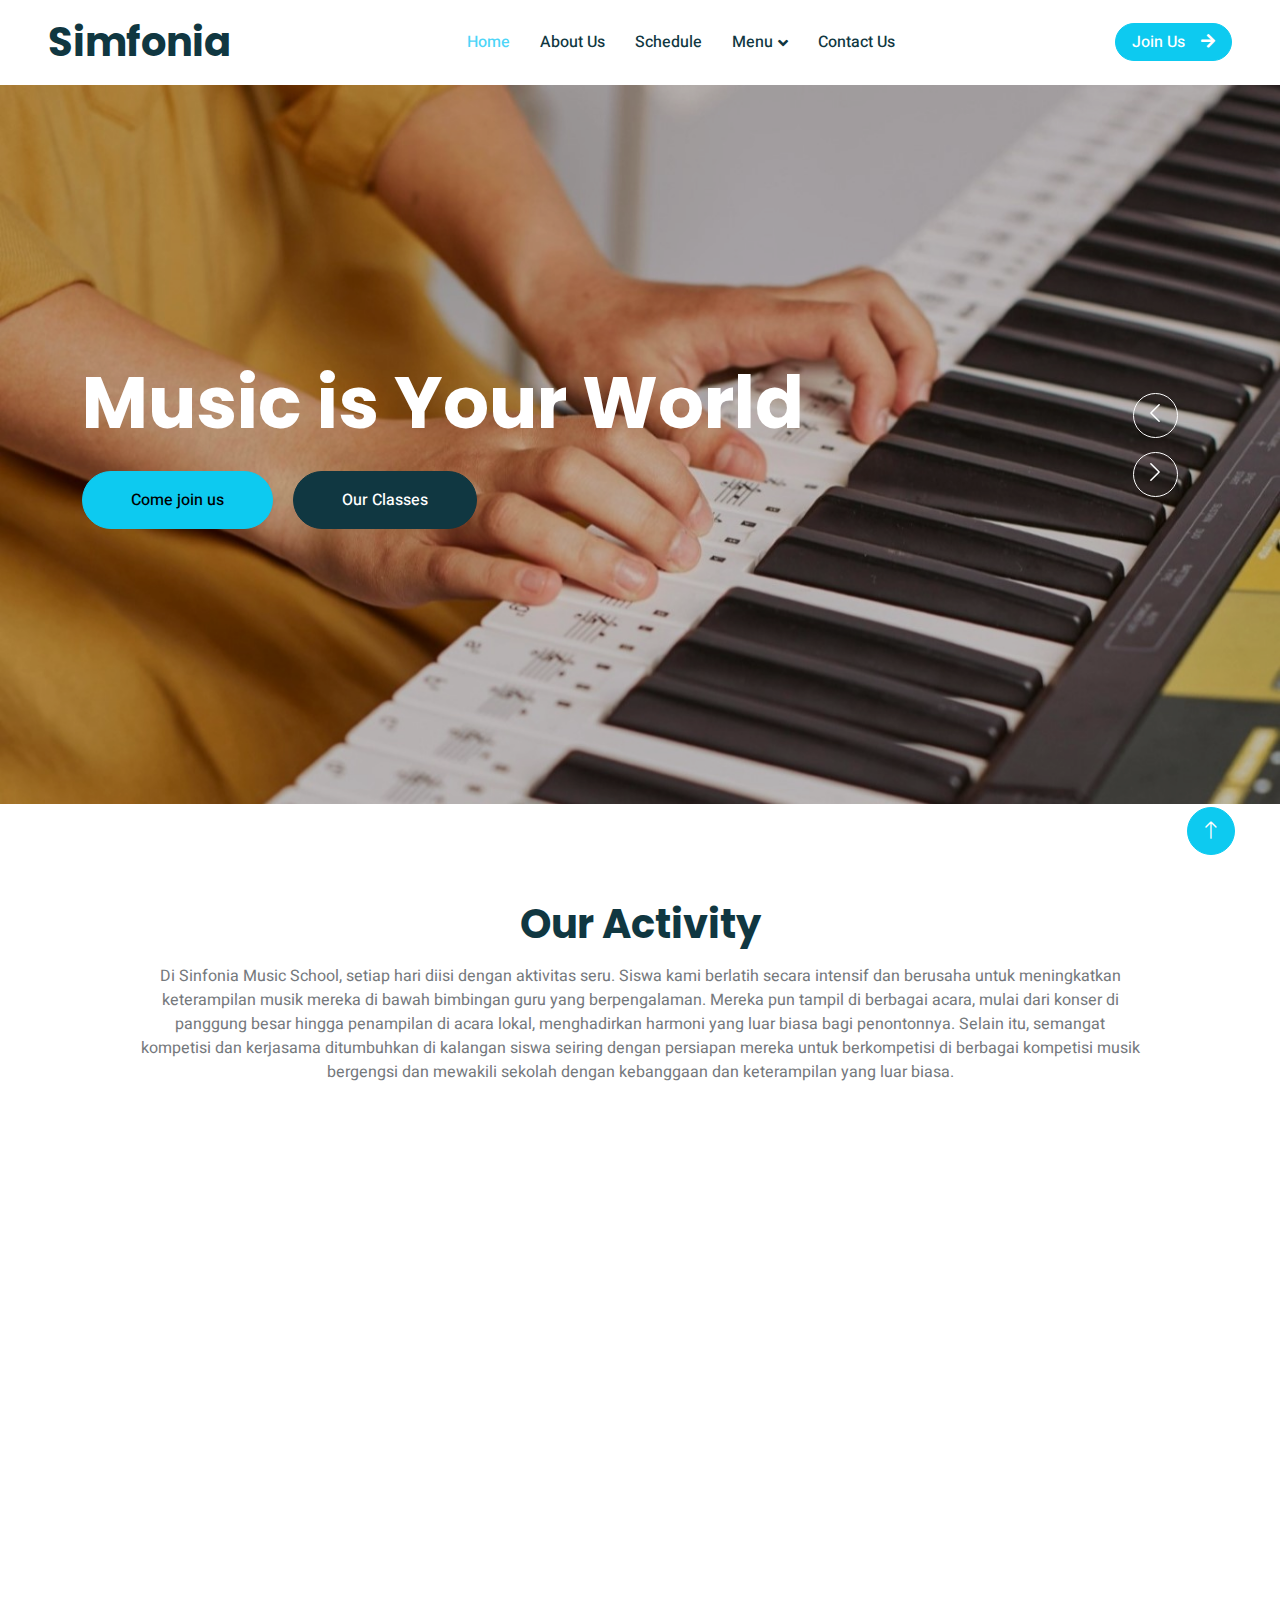
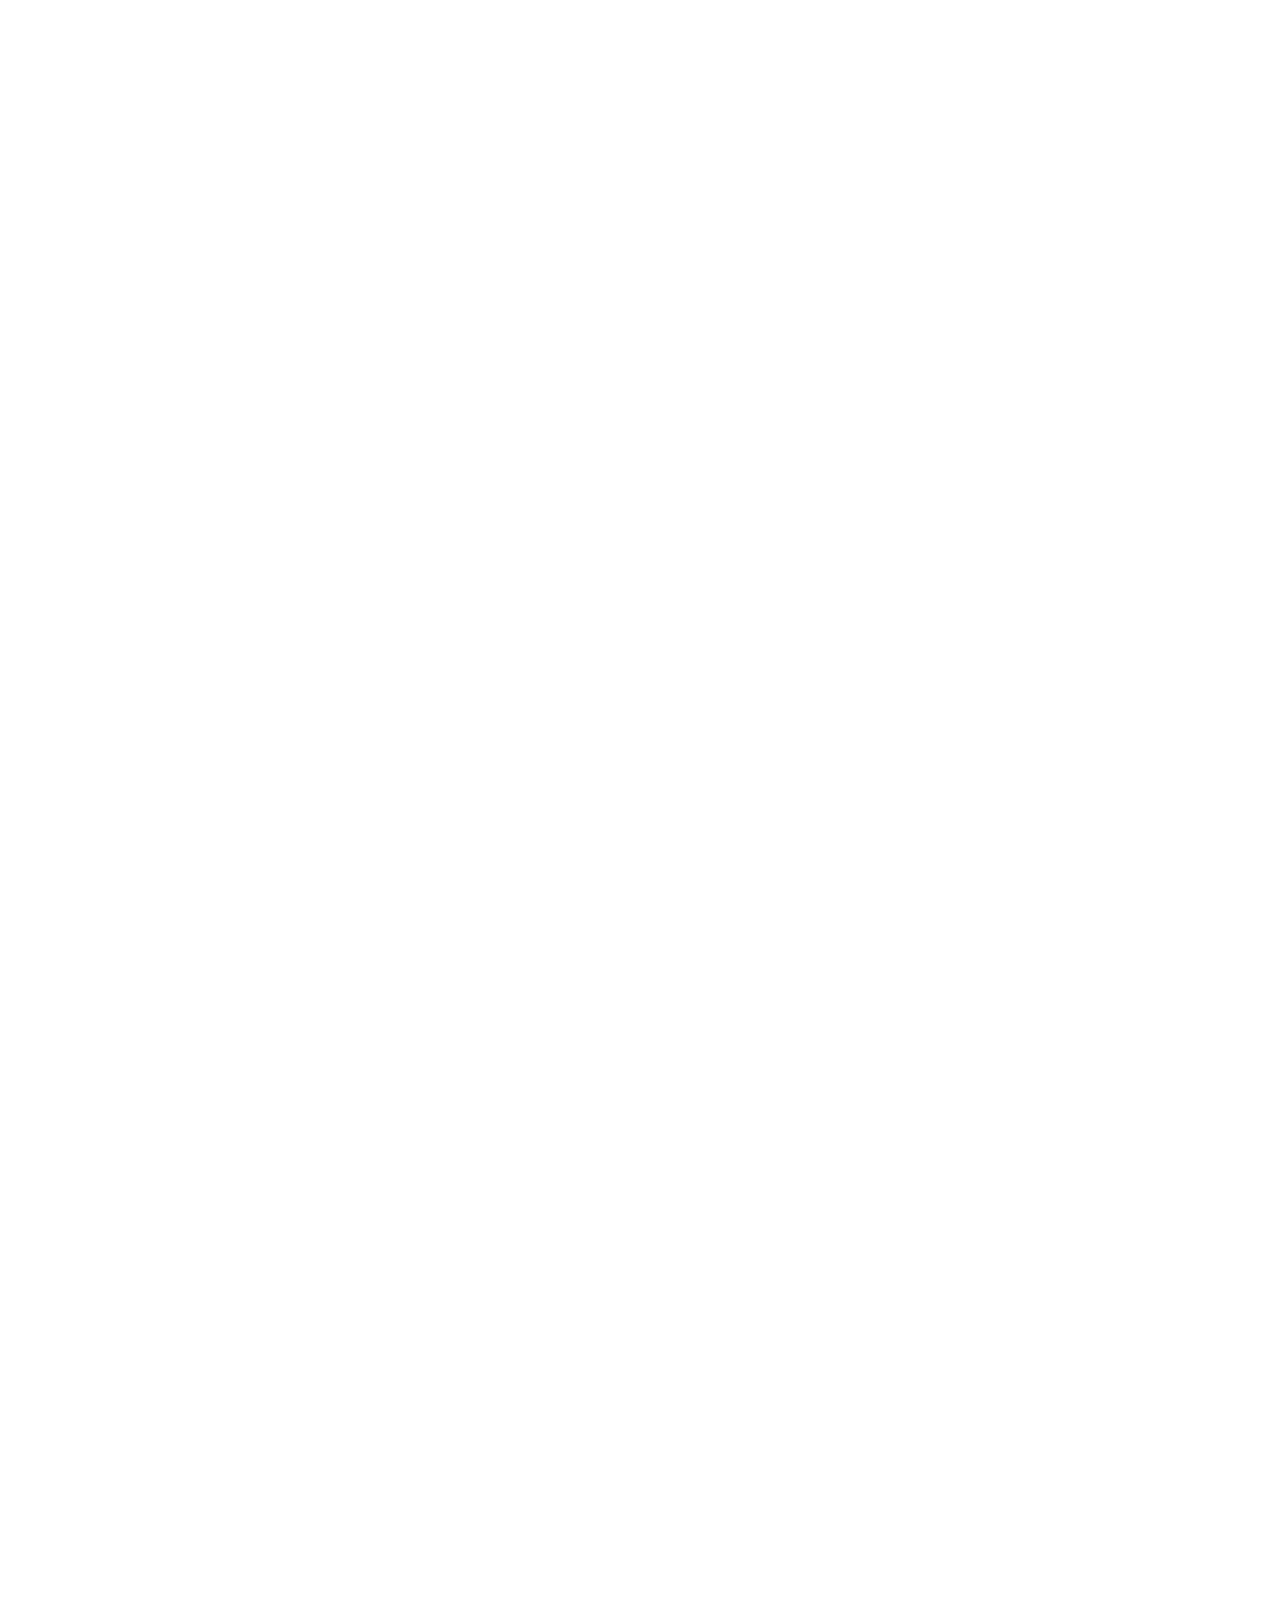
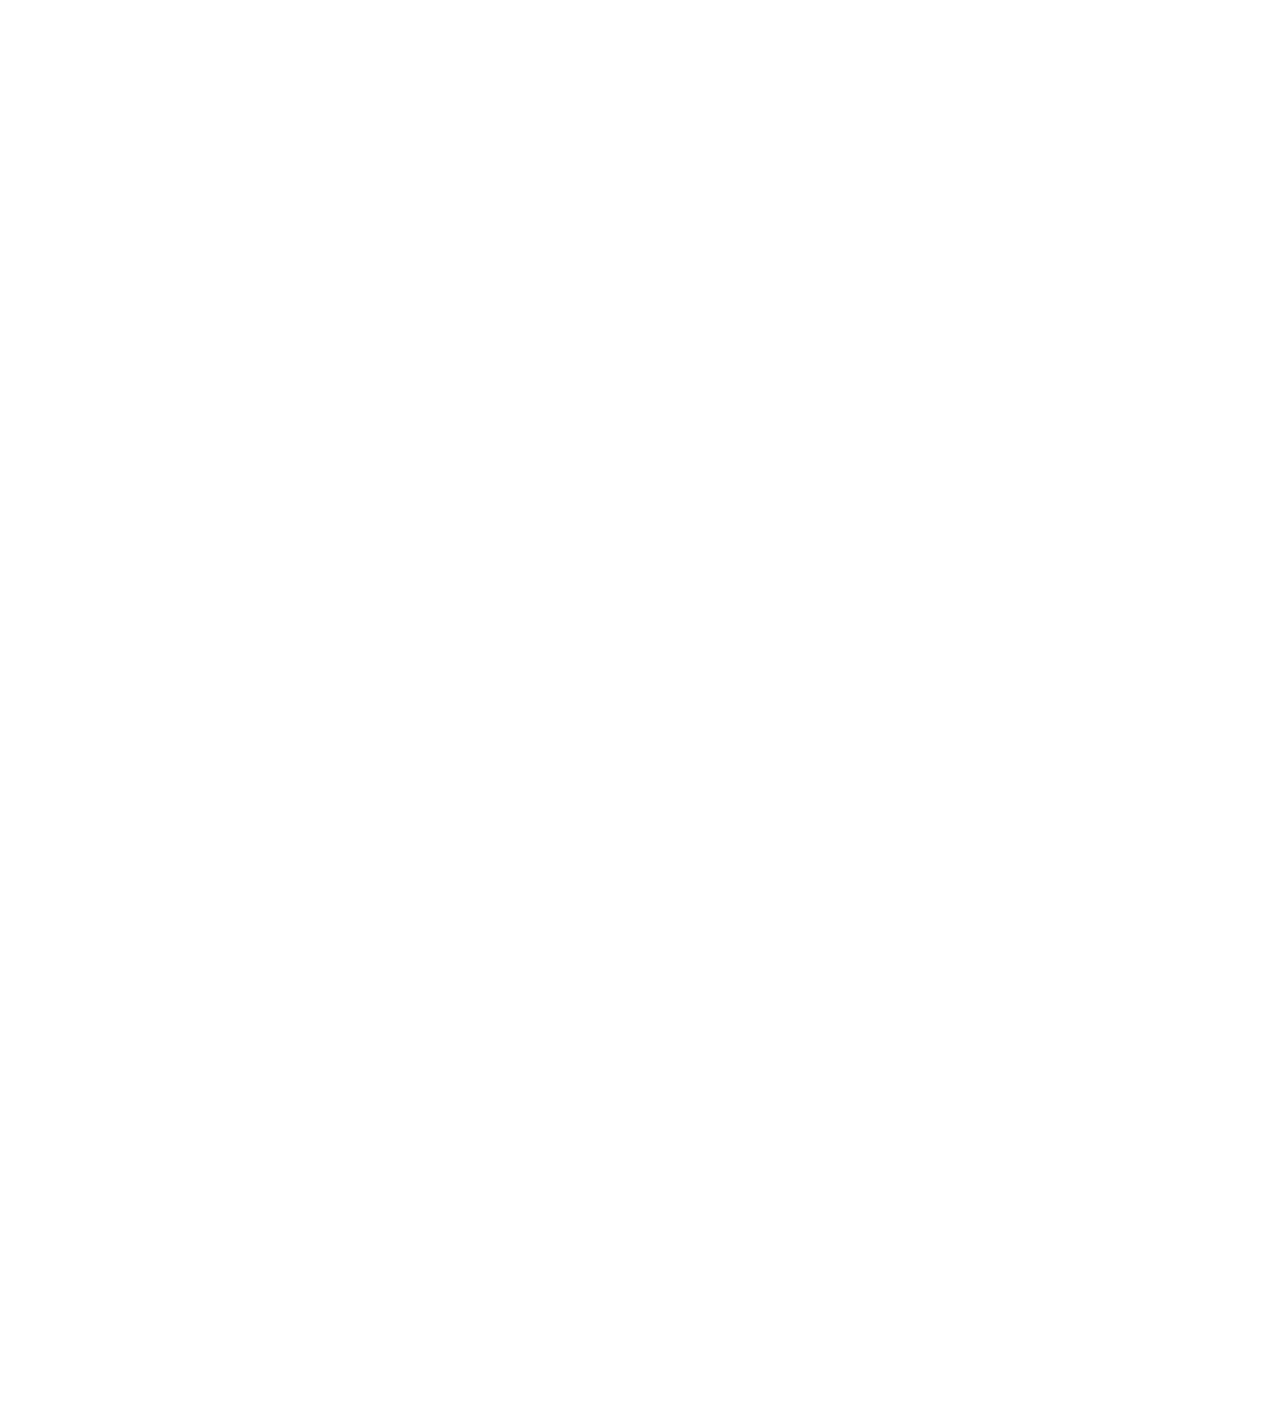
<file: index.html>
<!DOCTYPE html>
<html lang="en">

<head>
    <meta charset="utf-8">
    <title>Sekolah Musik Simfonia</title>
    <meta content="width=device-width, initial-scale=1.0" name="viewport">
    <meta content="" name="keywords">
    <meta content="" name="description">

    <!-- Favicon -->
    <link href="img/icon.jpg" rel="icon">

    <!-- Google Web Fonts -->
    <link rel="preconnect" href="https://fonts.googleapis.com">
    <link rel="preconnect" href="https://fonts.gstatic.com" crossorigin>
    <link href="https://fonts.googleapis.com/css2?family=Heebo:wght@400;500;600&family=Inter:wght@600&family=Lobster+Two:wght@700&display=swap" rel="stylesheet">
    
    <!-- Icon Font Stylesheet -->
    <link href="https://cdnjs.cloudflare.com/ajax/libs/font-awesome/5.10.0/css/all.min.css" rel="stylesheet">
    <link href="https://cdn.jsdelivr.net/npm/bootstrap-icons@1.4.1/font/bootstrap-icons.css" rel="stylesheet">

    <!-- Libraries Stylesheet -->
    <link href="lib/animate/animate.min.css" rel="stylesheet">
    <link href="lib/owlcarousel/assets/owl.carousel.min.css" rel="stylesheet">

    <!-- Customized Bootstrap Stylesheet -->
    <link href="css/bootstrap.min.css" rel="stylesheet">

    <!-- Template Stylesheet -->
    <link href="css/style.css" rel="stylesheet">
    <link rel="preconnect" href="https://fonts.gstatic.com" crossorigin>
    <link href="https://fonts.googleapis.com/css2?family=Poppins:ital,wght@0,100;0,200;0,300;0,400;0,500;0,600;0,700;0,800;0,900;1,100;1,200;1,300;1,400;1,500;1,600;1,700;1,800;1,900&display=swap" rel="stylesheet">
</head>

<body>
    <div class="container-xxl bg-white p-0">
        <!-- Spinner Start -->
        <div id="spinner" class="show bg-white position-fixed translate-middle w-100 vh-100 top-50 start-50 d-flex align-items-center justify-content-center">
            <div class="spinner-border text-primary" style="width: 3rem; height: 3rem;" role="status">
                <span class="sr-only">Loading...</span>
            </div>
        </div>
        <!-- Spinner End -->


        <!-- Navbar Start -->
        <nav class="navbar navbar-expand-lg bg-white navbar-light sticky-top px-4 px-lg-5 py-lg-0">
            <a href="index.html" class="navbar-brand">
                <h1 class="m-0 text-primary"></i>Simfonia</h1>
            </a>
            <button type="button" class="navbar-toggler" data-bs-toggle="collapse" data-bs-target="#navbarCollapse">
                <span class="navbar-toggler-icon"></span>
            </button>
            <div class="collapse navbar-collapse" id="navbarCollapse">
                <div class="navbar-nav mx-auto">
                    <a href="index.html" class="nav-item nav-link active">Home</a>
                    <a href="about.html" class="nav-item nav-link ">About Us</a>
                    <a href="schedule.php" class="nav-item nav-link ">Schedule</a>
                    <div class="nav-item dropdown">
                        <a href="#" class="nav-link dropdown-toggle" data-bs-toggle="dropdown">Menu</a>
                        <div class="dropdown-menu rounded-0 rounded-bottom border-0 shadow-sm m-0">
                            <a href="classesDropdown.html" class="dropdown-item">Classes</a>
                            <a href="testimonialDropdown.html" class="dropdown-item">Testimonial</a>
                            <a href="login.php" class="dropdown-item">Login Admin</a>
                        </div>
                    </div>
                    <a href="contact.html" class="nav-item nav-link">Contact Us</a>
                </div>
                <a href="https://forms.gle/WV6FDBnHmroK8aB57" target="_blank" class="btn btn-primary rounded-pill px-3 d-none d-lg-block">Join Us<i class="fa fa-arrow-right ms-3"></i></a>
            </div>
        </nav>
        <!-- Navbar End -->

        <!-- Carousel Start -->
        <div class="container-fluid p-0 mb-5">
            <div class="owl-carousel header-carousel position-relative">
                <div class="owl-carousel-item position-relative">
                    <img class="img-fluid" src="img/carousel-1.jpg" alt="">
                    <div class="position-absolute top-0 start-0 w-100 h-100 d-flex align-items-center" style="background: rgba(0, 0, 0, .2);">
                        <div class="container">
                            <div class="row justify-content-start">
                                <div class="col-10 col-lg-8">
                                    <h1 class="display-2 text-white animated slideInDown mb-4">Music is Your World</h1>
                                    <a href="https://forms.gle/WV6FDBnHmroK8aB57" class="btn btn-info rounded-pill py-sm-3 px-sm-5 me-3 animated slideInLeft" target="_blank">Come join us</a>
                                    <a href="classesDropdown.html" class="btn btn-dark rounded-pill py-sm-3 px-sm-5 animated slideInRight">Our Classes</a>
                                </div>
                            </div>
                        </div>
                    </div>
                </div>
                <div class="owl-carousel-item position-relative">
                    <img class="img-fluid" src="img/carousel-2.jpg" alt="">
                    <div class="position-absolute top-0 start-0 w-100 h-100 d-flex align-items-center" style="background: rgba(0, 0, 0, .2);">
                        <div class="container">
                            <div class="row justify-content-start">
                                <div class="col-10 col-lg-8">
                                    <h1 class="display-2 text-white animated slideInDown mb-4">Make A Brighter Future For Your Child</h1>
                                    <p class="fs-5 fw-medium text-white mb-4 pb-2">"Jika saya harus mati, amit-amit, biarkan ini menjadi nisan saya: 'Satu-satunya bukti yang dia butuhkan untuk keberadaan Tuhan adalah musik'."-Kurt Vonnegut</p>
                            
                                </div>
                            </div>
                        </div>
                    </div>
                </div>
            </div>
        </div>
        <!-- Carousel End -->


        <!-- Facilities Start -->
        <div class="container-xxl py-5">
            <div class="container">
                <div class="text-center mx-auto mb-5 wow fadeInUp" data-wow-delay="0.1s" style="max-width: 1000px;">
                    <h1 class="mb-3">Our Activity</h1>
                    <p>Di Sinfonia Music School, setiap hari diisi dengan aktivitas seru. Siswa kami berlatih secara intensif dan berusaha untuk meningkatkan keterampilan musik mereka di bawah bimbingan guru yang berpengalaman. Mereka pun tampil di berbagai acara, mulai dari konser di panggung besar hingga penampilan di acara lokal, menghadirkan harmoni yang luar biasa bagi penontonnya. Selain itu, semangat kompetisi dan kerjasama ditumbuhkan di kalangan siswa seiring dengan persiapan mereka untuk berkompetisi di berbagai kompetisi musik bergengsi dan mewakili sekolah dengan kebanggaan dan keterampilan yang luar biasa.</p>
                </div>
                <div class="container-xxl py-5">
                    <div class="container">
                        <div class="row g-4">
                            <div class="col-lg-4 col-md-1 wow fadeInUp" data-wow-delay="0.1s">
                                <div class="classes-item">
                                    <div class="bg-light rounded-circle w-75 mx-auto p-3">
                                        <img class="img-fluid rounded-circle" src="img/23.jpg" alt="">
                                    </div>
                                    <div class="bg-light rounded p-5 pt-5 mt-n5">
                                        <a class="d-block text-center h3 mt-3 mb-4" href="">Practicing</a>
                                        <div class="d-flex align-items-center justify-content-between mb-5">
                                            <div class="d-flex align-items-center">
                                                <div class="d-block text-center h2 mt-1 mb-1">  
                                                    <h5 class="text-center">Kami menawarkan pelajaran individual untuk berbagai instrumen seperti piano, gitar, biola, dan drum di semua kelas. Siswa akan mendapat perhatian penuh dari instruktur untuk memastikan perkembangan maksimal dalam teknik dan ekspresi musik.</h5>
                                                </div>
                                            </div>
                                        </div>
                                    </div>
                                </div>
                            </div>
                            <div class="col-lg-4 col-md-6 wow fadeInUp" data-wow-delay="0.3s">
                                <div class="classes-item">
                                    <div class="bg-light rounded-circle w-75 mx-auto p-3">
                                        <img class="img-fluid rounded-circle" src="img/9.jpg" alt="">
                                    </div>
                                    <div class="bg-light rounded p-5 pt-7 mt-n5">
                                        <a class="d-block text-center h3 mt-3 mb-4" href="">Ensemble dan Band </a>
                                        <div class="d-flex align-items-center justify-content-between mb-5">
                                            <div class="d-flex align-items-center">
                                                <div class="d-block text-center h2 mt-1 mb-1">  
                                                    <h5 class="text-center">Kami mengadakan sesi bermain kelompok dalam kelompok kecil atau band, yang membantu siswa belajar berkolaborasi dengan musisi lain, meningkatkan keterampilan ansambel mereka, dan memahami dinamika kelompok.</h5>
                                                </div>
                                            </div>
                                        </div>
                                    </div>
                                </div>
                            </div>
                            <div class="col-lg-4 col-md-6 wow fadeInUp" data-wow-delay="0.5s">
                                <div class="classes-item">
                                    <div class="bg-light rounded-circle w-75 mx-auto p-3">
                                        <img class="img-fluid rounded-circle" src="img/18.jpg" alt="">
                                    </div>
                                    <div class="bg-light rounded p-5 pt-5 mt-n5">
                                        <a class="d-block text-center h3 mt-3 mb-4" href="">Konser dan Recital</a>
                                        <div class="d-flex align-items-center justify-content-between mb-5">
                                            <div class="d-flex align-items-center">
                                                <div class="d-block text-center h2 mt-1 mb-1">  
                                                    <h5 class="text-center">Kompetisi dan acara yang diadakan oleh siswa sekolah musik Simfonia</h5>
                                                </div>
                                            </div>
                                        </div>
                                    </div>
                                </div>
                            </div>
                        </div>
                    </div>
                </div>
        <!-- Facilities End -->


        <!-- About Start -->
        <div class="container-xxl py-5">
            <div class="container">
                <div class="row g-5 align-items-center">
                    <div class="col-lg-6 wow fadeInUp" data-wow-delay="0.1s">
                        <h1 class="mb-4">Achievement</h1>
                        <p>1. Terakreditasi sebagai pemegang lisensi resmi Kawai Music Education System di Kota Solo </p>
                        <p>2. Juara Lomba Pop Singer Pancasila dalam rangkaian kegiatan G20 Spirit di Sukoharjo </p>
                        <p>3. Juara 2 Kompetisi Piano Nusantara</p>
                        <p>4. Juara 2 Lomba Menyanyi Anak "Senandung Anak Negeri"</p>
                        <p> 5. Juara 1 Kategori C Solo Area 1</p>

                        <p class="mb-4"></p>
                        <div class="row g-4 align-items-center">
                            <div class="col-sm-6">
                            </div>
                            
                        </div>
                    </div>
                    <div class="col-lg-6 about-img wow fadeInUp" data-wow-delay="0.5s">
                        <div class="row">
                            <div class="col-12 text-center">
                                <img class="img-fluid w-75 rounded-circle bg-light p-3" src="img/7.jpg" alt="">
                            </div>
                            <div class="col-6 text-start" style="margin-top: -150px;">
                                <img class="img-fluid w-100 rounded-circle bg-light p-3" src="img/classes-2.jpg" alt="">
                            </div>
                            <div class="col-6 text-end" style="margin-top: -150px;">
                                <img class="img-fluid w-100 rounded-circle bg-light p-3" src="img/10.jpg" alt="">
                            </div>
                        </div>
                    </div>
                </div>
            </div>
        </div>
        <!-- About End -->

        <!-- Team Start -->
        <div class="container-xxl py-5">
            <div class="container">
                <div class="text-center mx-auto mb-5 wow fadeInUp" data-wow-delay="0.1s" style="max-width: 1000px;">
                    <h1 class="mb-3">Popular Teachers</h1>
                    <p>Para pengajar di Simfonia Music School terdiri dari para profesional yang berdedikasi dan berpengalaman di dunia musik. Mereka adalah musisi berprestasi dengan latar belakang akademis yang kuat dan berbagai penghargaan di bidang musik. Guru-guru ini memiliki keahlian dalam berbagai instrumen seperti piano, gitar, biola, drum, serta keterampilan vokal dan teori musik. Dengan pendekatan pengajaran yang inovatif dan personal, mereka berkomitmen untuk membantu setiap siswa mencapai potensi musik mereka sepenuhnya. Metode pengajaran Rina yang inovatif dan inspiratif berhasil membawa banyak siswanya meraih prestasi tinggi di berbagai kompetisi musik, baik tingkat nasional maupun internasional. Simfonia Music School siap memberikan bimbingan komprehensif, baik bagi pemula yang baru memulai perjalanan bermusiknya maupun bagi musisi yang ingin lebih mengasah kemampuannya.</p>
                </div>
                <div class="row g-4">
                    <div class="col-lg-4 col-md-6 wow fadeInUp" data-wow-delay="0.1s">
                        <div class="team-item position-relative">
                            <img class="img-fluid rounded-circle w-75" src="img/team-1.png" alt="">
                            <div class="team-text">
                                <h3>Fransisca</h3>
                                
                                <div class="d-flex align-items-center">
                                    <a class="btn btn-square btn-primary mx-1" href="https://www.facebook.com/" target="_blank"><i class="fab fa-facebook-f"></i></a>
                                    <a class="btn btn-square btn-primary  mx-1" href="https://x.com/" target="_blank"><i class="fab fa-twitter"></i></a>
                                    <a class="btn btn-square btn-primary  mx-1" href="https://www.instagram.com/franceskay" target="_blank"><i class="fab fa-instagram"></i></a>
                                </div>
                            </div>
                        </div>
                    </div>
                    <div class="col-lg-4 col-md-6 wow fadeInUp" data-wow-delay="0.3s">
                        <div class="team-item position-relative">
                            <img class="img-fluid rounded-circle w-75" src="img/team-1.png" alt="">
                            <div class="team-text">
                                <h3>Yudi Hastono </h3>
                                
                                <div class="d-flex align-items-center">
                                    <a class="btn btn-square btn-primary mx-1" href="https://www.facebook.com/" target="_blank"><i class="fab fa-facebook-f"></i></a>
                                    <a class="btn btn-square btn-primary  mx-1" href="https://x.com/" target="_blank"><i class="fab fa-twitter"></i></a>
                                    <a class="btn btn-square btn-primary  mx-1" href="https://www.instagram.com/franceskay" target="_blank"><i class="fab fa-instagram"></i></a>
                                </div>
                            </div>
                        </div>
                    </div>
                    <div class="col-lg-4 col-md-6 wow fadeInUp" data-wow-delay="0.5s">
                        <div class="team-item position-relative">
                            <img class="img-fluid rounded-circle w-75" src="img/team-1.png" alt="">
                            <div class="team-text">
                                <h3>Agustina Rini </h3>
                                
                                <div class="d-flex align-items-center">
                                    <a class="btn btn-square btn-primary mx-1" href="https://www.facebook.com/" target="_blank"><i class="fab fa-facebook-f"></i></a>
                                    <a class="btn btn-square btn-primary  mx-1" href="https://x.com/" target="_blank"><i class="fab fa-twitter"></i></a>
                                    <a class="btn btn-square btn-primary  mx-1" href="https://www.instagram.com/franceskay" target="_blank"><i class="fab fa-instagram"></i></a>
                                </div>
                            </div>
                        </div>
                    </div>
                    <div class="col-lg-4 col-md-6 wow fadeInUp" data-wow-delay="0.1s">
                        <div class="team-item position-relative">
                            <img class="img-fluid rounded-circle w-75" src="img/team-1.png" alt="">
                            <div class="team-text">
                                <h3>Ganang</h3>
                                
                                <div class="d-flex align-items-center">
                                    <a class="btn btn-square btn-primary mx-1" href="https://www.facebook.com/" target="_blank"><i class="fab fa-facebook-f"></i></a>
                                    <a class="btn btn-square btn-primary  mx-1" href="https://x.com/" target="_blank"><i class="fab fa-twitter"></i></a>
                                    <a class="btn btn-square btn-primary  mx-1" href="https://www.instagram.com/franceskay" target="_blank"><i class="fab fa-instagram"></i></a>
                                </div>
                            </div>
                        </div>
                    </div>
                    <div class="col-lg-4 col-md-6 wow fadeInUp" data-wow-delay="0.3s">
                        <div class="team-item position-relative">
                            <img class="img-fluid rounded-circle w-75" src="img/team-1.png" alt="">
                            <div class="team-text">
                                <h3>Joyo </h3>
                                
                                <div class="d-flex align-items-center">
                                    <a class="btn btn-square btn-primary mx-1" href="https://www.facebook.com/" target="_blank"><i class="fab fa-facebook-f"></i></a>
                                    <a class="btn btn-square btn-primary  mx-1" href="https://x.com/" target="_blank"><i class="fab fa-twitter"></i></a>
                                    <a class="btn btn-square btn-primary  mx-1" href="https://www.instagram.com/franceskay" target="_blank"><i class="fab fa-instagram"></i></a>
                                </div>
                            </div>
                        </div>
                    </div>
                    <div class="col-lg-4 col-md-6 wow fadeInUp" data-wow-delay="0.5s">
                        <div class="team-item position-relative">
                            <img class="img-fluid rounded-circle w-75" src="img/team-1.png" alt="">
                            <div class="team-text">
                                <h3>Ine </h3>
                                
                                <div class="d-flex align-items-center">
                                    <a class="btn btn-square btn-primary mx-1" href="https://www.facebook.com/" target="_blank"><i class="fab fa-facebook-f"></i></a>
                                    <a class="btn btn-square btn-primary  mx-1" href="https://x.com/" target="_blank"><i class="fab fa-twitter"></i></a>
                                    <a class="btn btn-square btn-primary  mx-1" href="https://www.instagram.com/franceskay" target="_blank"><i class="fab fa-instagram"></i></a>
                                </div>
                            </div>
                        </div>
                    </div>
                
                </div>
            </div>
        </div>
        <!-- Team End -->

        <!-- Footer Start -->
        <div class="container-fluid bg-dark text-white-50 footer pt-5 mt-5 wow fadeIn" data-wow-delay="0.1s">
            <div class="container py-5">
                <div class="row g-5">
                    <div class="col-lg-3 col-md-6">
                        <h3 class="text-white mb-4">Get In Touch</h3>
                        <p class="mb-2"><i class="fa fa-map-marker-alt me-3"></i>Perumahan Gedangan Sektor 10, Jl. Bima Sakti No.2, RT.04/RW.06, Dusun 1, Gedangan, Kec. Grogol, Sukoharjo, Jawa Tengah, Indonesia 57552</p>
                        <p class="mb-2"><i class="fa fa-phone-alt me-3"></i>+62 851 0178 0907</p>
                        <p class="mb-2"><i class="fa fa-envelope me-3"></i>simfonia@email.com</p>
                        <div class="d-flex pt-2">
                            <a class="btn btn-outline-light btn-social" href="https://www.instagram.com/smsimfonia" target="_blank"><i class="fab fa-instagram"></i></a>
                            <a class="btn btn-outline-light btn-social" href="https://web.facebook.com/smsimfonia" target="_blank"><i class="fab fa-facebook-f"></i></a>
                            <a class="btn btn-outline-light btn-social" href="https://www.youtube.com/@smsimfonia" target="_blank"><i class="fab fa-youtube"></i></a>
                        </div>
                    </div>
                    <div class="col-lg-9 col-md-9">
                        <h3 class="text-white mb-4">Photo Gallery</h3>
                        <div class="row g-3 pt-10">
                            <div class="col-3">
                                <img class="img-fluid rounded bg-light p-1" src="img/classes-1.jpg" alt="">
                            </div>
                            <div class="col-3">
                                <img class="img-fluid rounded bg-light p-1" src="img/classes-2.jpg" alt="">
                            </div>
                            <div class="col-3">
                                <img class="img-fluid rounded bg-light p-1" src="img/classes-3.jpg" alt="">
                            </div>
                            <div class="col-3">
                                <img class="img-fluid rounded bg-light p-1" src="img/classes-4.jpg" alt="">
                            </div>
                            <div class="col-3">
                                <img class="img-fluid rounded bg-light p-1" src="img/classes-5.jpg" alt="">
                            </div>
                            <div class="col-3">
                                <img class="img-fluid rounded bg-light p-1" src="img/classes-6.jpg" alt="">
                            </div>
                            <div class="col-3">
                                <img class="img-fluid rounded bg-light p-1" src="img/classes-7.jpg" alt="">
                            </div>
                            <div class="col-3">
                                <img class="img-fluid rounded bg-light p-1" src="img/classes-8.jpg" alt="">
                            </div>
                        </div>
                    </div>
                </div>
            </div>
            <div class="container">
                <div class="copyright">
                    <div class="row">
                        <div class="col-md-8 text-center text-md-start mb-3 mb-md-0">
                            &copy; <a href="#">2024 Sekolah Musik Simfonia</a> All Right Reserved.  
							Designed By <a >Cooking Coding</a>
                        </div>
                    </div>
                </div>
            </div>
        </div>
        <!-- Footer End -->


        <!-- Back to Top -->
        <a href="#" class="btn btn-lg btn-primary btn-lg-square back-to-top"><i class="bi bi-arrow-up"></i></a>
    </div>

    <!-- JavaScript Libraries -->
    <script src="https://code.jquery.com/jquery-3.4.1.min.js"></script>
    <script src="https://cdn.jsdelivr.net/npm/bootstrap@5.0.0/dist/js/bootstrap.bundle.min.js"></script>
    <script src="lib/wow/wow.min.js"></script>
    <script src="lib/easing/easing.min.js"></script>
    <script src="lib/waypoints/waypoints.min.js"></script>
    <script src="lib/owlcarousel/owl.carousel.min.js"></script>

    <!-- Template Javascript -->
    <script src="js/main.js"></script>
</body>

</html>
</file>
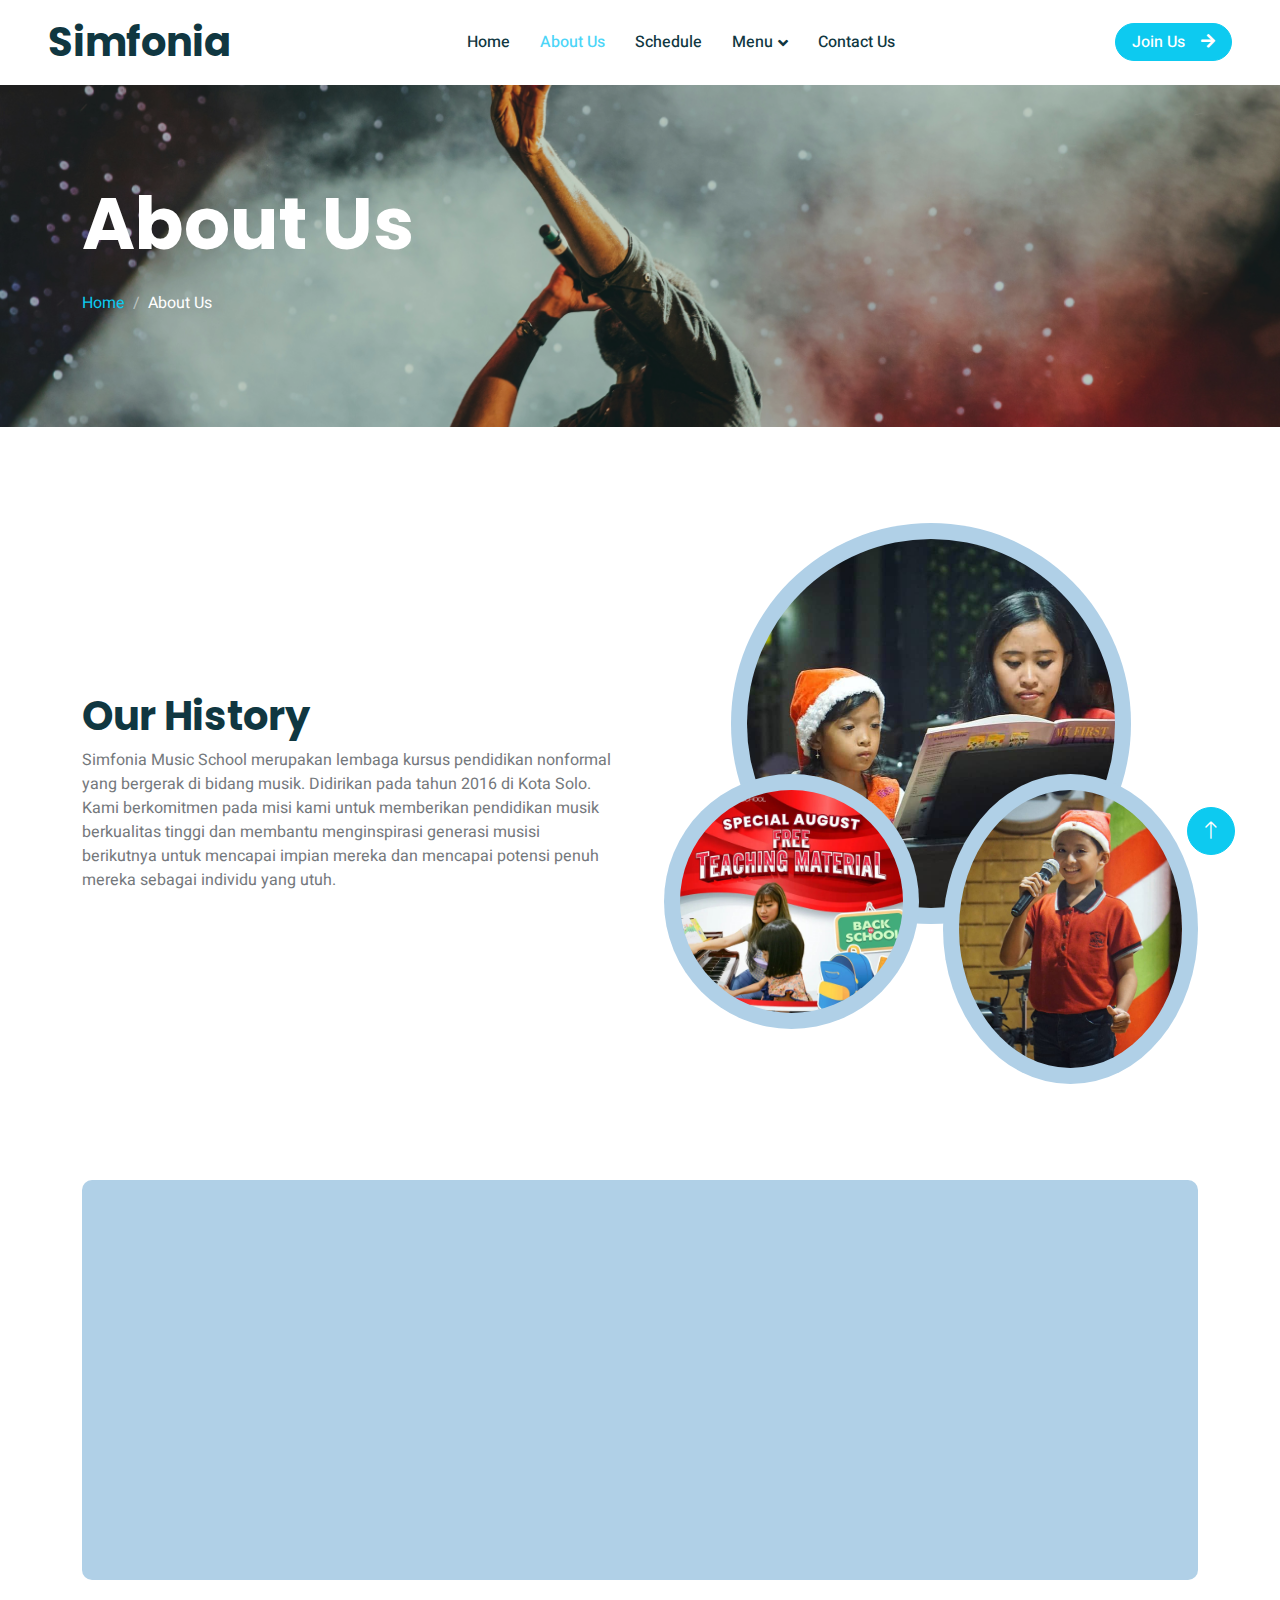
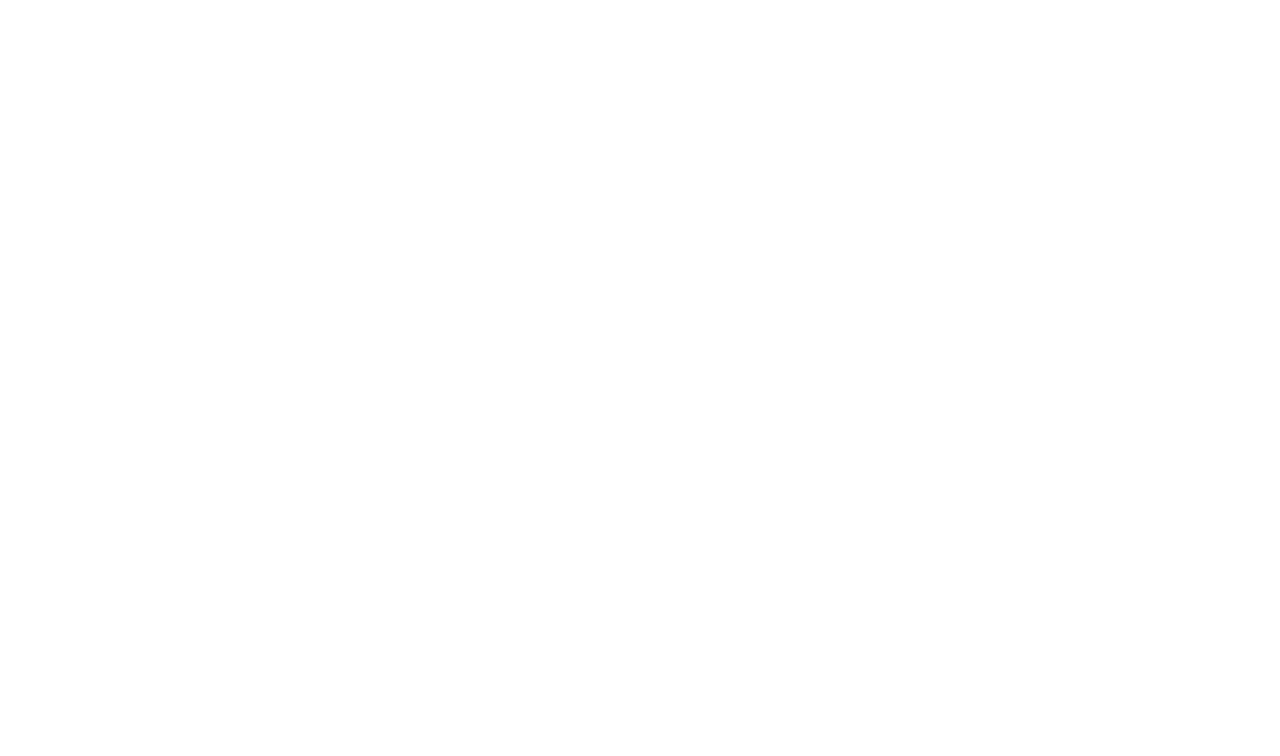
<file: about.html>
<!DOCTYPE html>
<html lang="en">

<head>
    <meta charset="utf-8">
    <title>Sekolah Musik Simfonia</title>
    <meta content="width=device-width, initial-scale=1.0" name="viewport">
    <meta content="" name="keywords">
    <meta content="" name="description">

    <!-- Favicon -->
    <link href="img/icon.jpg" rel="icon">

    <!-- Google Web Fonts -->
    <link rel="preconnect" href="https://fonts.googleapis.com">
    <link rel="preconnect" href="https://fonts.gstatic.com" crossorigin>
    <link
        href="https://fonts.googleapis.com/css2?family=Heebo:wght@400;500;600&family=Inter:wght@600&family=Lobster+Two:wght@700&display=swap"
        rel="stylesheet">

    <!-- Icon Font Stylesheet -->
    <link href="https://cdnjs.cloudflare.com/ajax/libs/font-awesome/5.10.0/css/all.min.css" rel="stylesheet">
    <link href="https://cdn.jsdelivr.net/npm/bootstrap-icons@1.4.1/font/bootstrap-icons.css" rel="stylesheet">

    <!-- Libraries Stylesheet -->
    <link href="lib/animate/animate.min.css" rel="stylesheet">
    <link href="lib/owlcarousel/assets/owl.carousel.min.css" rel="stylesheet">

    <!-- Customized Bootstrap Stylesheet -->
    <link href="css/bootstrap.min.css" rel="stylesheet">

    <!-- Template Stylesheet -->
    <link href="css/style.css" rel="stylesheet">
    <link rel="preconnect" href="https://fonts.gstatic.com" crossorigin>
    <link
        href="https://fonts.googleapis.com/css2?family=Poppins:ital,wght@0,100;0,200;0,300;0,400;0,500;0,600;0,700;0,800;0,900;1,100;1,200;1,300;1,400;1,500;1,600;1,700;1,800;1,900&display=swap"
        rel="stylesheet">
</head>

<body>
    <div class="container-xxl bg-white p-0">
        <!-- Spinner Start -->
        <div id="spinner"
            class="show bg-white position-fixed translate-middle w-100 vh-100 top-50 start-50 d-flex align-items-center justify-content-center">
            <div class="spinner-border text-primary" style="width: 3rem; height: 3rem;" role="status">
                <span class="sr-only">Loading...</span>
            </div>
        </div>
        <!-- Spinner End -->


        <!-- Navbar Start -->
        <nav class="navbar navbar-expand-lg bg-white navbar-light sticky-top px-4 px-lg-5 py-lg-0">
            <a href="index.html" class="navbar-brand">
                <h1 class="m-0 text-primary"></i>Simfonia</h1>
            </a>
            <button type="button" class="navbar-toggler" data-bs-toggle="collapse" data-bs-target="#navbarCollapse">
                <span class="navbar-toggler-icon"></span>
            </button>
            <div class="collapse navbar-collapse" id="navbarCollapse">
                <div class="navbar-nav mx-auto">
                    <a href="index.html" class="nav-item nav-link ">Home</a>
                    <a href="about.html" class="nav-item nav-link active">About Us</a>
                    <a href="schedule.php" class="nav-item nav-link">Schedule</a>
                    <div class="nav-item dropdown">
                        <a href="#" class="nav-link dropdown-toggle" data-bs-toggle="dropdown">Menu</a>
                        <div class="dropdown-menu rounded-0 rounded-bottom border-0 shadow-sm m-0">
                            <a href="classesDropdown.html" class="dropdown-item">Classes</a>
                            <a href="testimonialDropdown.html" class="dropdown-item">Testimonial</a>
                            <a href="login.php" class="dropdown-item">Login Admin</a>
                        </div>
                    </div>
                    <a href="contact.html" class="nav-item nav-link">Contact Us</a>
                </div>
                <a href="https://forms.gle/WV6FDBnHmroK8aB57" target="_blank"
                    class="btn btn-primary rounded-pill px-3 d-none d-lg-block">Join Us<i
                        class="fa fa-arrow-right ms-3"></i></a>
            </div>
        </nav>
        <!-- Navbar End -->

        <!-- Page Header End -->
        <div class="container-xxl py-5 page-header position-relative mb-5">
            <div class="container py-5">
                <h1 class="display-2 text-white animated slideInDown mb-4">About Us</h1>
                <nav aria-label="breadcrumb animated slideInDown">
                    <ol class="breadcrumb">
                        <li class="breadcrumb-item"><a href="#">Home</a></li>
                        <li class="breadcrumb-item text-white active" aria-current="page">About Us</li>
                    </ol>
                </nav>
            </div>
        </div>
        <!-- Page Header End -->

        <!-- About Start -->
        <div class="container-xxl py-5">
            <div class="container">
                <div class="row g-5 align-items-center">
                    <div class="col-lg-6 wow fadeInUp" data-wow-delay="0.1s">
                        <h1 class="mb-6"> Our History</h1>
                        <p>Simfonia Music School merupakan lembaga kursus pendidikan nonformal yang bergerak di bidang
                            musik. Didirikan pada tahun 2016 di Kota Solo. Kami berkomitmen pada misi kami untuk
                            memberikan pendidikan musik berkualitas tinggi dan membantu menginspirasi generasi musisi
                            berikutnya untuk mencapai impian mereka dan mencapai potensi penuh mereka sebagai individu
                            yang utuh.</p>
                        <p class="mb-4"></p>
                    </div>
                    <div class="col-lg-6 about-img wow fadeInUp" data-wow-delay="0.5s">
                        <div class="row">
                            <div class="col-12 text-center">
                                <img class="img-fluid w-75 rounded-circle bg-light p-3" src="img/17.jpg" alt="">
                            </div>
                            <div class="col-6 text-start" style="margin-top: -150px;">
                                <img class="img-fluid w-100 rounded-circle bg-light p-3" src="img/12.jpg" alt="">
                            </div>
                            <div class="col-6 text-end" style="margin-top: -150px;">
                                <img class="img-fluid w-100 rounded-circle bg-light p-3" src="img/13.jpg" alt="">
                            </div>
                        </div>
                    </div>
                </div>
            </div>
        </div>
        <!-- About End -->

        <!-- Call To Action Start -->
        <div class="container-xxl py-5">
            <div class="container">
                <div class="bg-light rounded">
                    <div class="row g-0">
                        <div class="col-lg-6 wow fadeIn" data-wow-delay="0.1s" style="min-height: 400px;">
                            <div class="position-relative h-100">
                                <img class="position-relative w-100 h-100 rounded" src="img/10.jpg"
                                    style="object-fit: cover;">
                            </div>
                        </div>
                        <div class="col-lg-6 wow fadeIn" data-wow-delay="0.5s">
                            <div class="h-100 w-105 d-flex flex-column justify-content-center p-5">
                                <h1 class="mb-5 text-center">About us</h1>
                                <p class="mb-8">Simfonia Music merupakan lembaga yang mengarahkan mahasiswanya untuk
                                    menjadi musisi yang berjiwa besar dengan tidak hanya mengasah keterampilan dan
                                    kemampuan teori, namun juga mendorong mereka untuk mengekspresikan diri melalui
                                    serangkaian kesempatan pertunjukan.
                                </p>
                            </div>
                        </div>
                    </div>
                </div>
            </div>
        </div>
        <!-- Call To Action End -->

        <!-- Footer Start -->
        <div class="container-fluid bg-dark text-white-50 footer pt-5 mt-5 wow fadeIn" data-wow-delay="0.1s">
            <div class="container py-5">
                <div class="row g-5">
                    <div class="col-lg-3 col-md-6">
                        <h3 class="text-white mb-4">Get In Touch</h3>
                        <p class="mb-2"><i class="fa fa-map-marker-alt me-3"></i>Perumahan Gedangan Sektor 10, Jl. Bima
                            Sakti No.2, RT.04/RW.06, Dusun 1, Gedangan, Kec. Grogol, Sukoharjo, Jawa Tengah, Indonesia
                            57552</p>
                        <p class="mb-2"><i class="fa fa-phone-alt me-3"></i>+62 851 0178 0907</p>
                        <p class="mb-2"><i class="fa fa-envelope me-3"></i>simfonia@email.com</p>
                        <div class="d-flex pt-2">
                            <a class="btn btn-outline-light btn-social" href="https://www.instagram.com/smsimfonia"
                                target="_blank"><i class="fab fa-instagram"></i></a>
                            <a class="btn btn-outline-light btn-social" href="https://web.facebook.com/smsimfonia"
                                target="_blank"><i class="fab fa-facebook-f"></i></a>
                            <a class="btn btn-outline-light btn-social" href="https://www.youtube.com/@smsimfonia"
                                target="_blank"><i class="fab fa-youtube"></i></a>
                        </div>
                    </div>
                    <div class="col-lg-9 col-md-9">
                        <h3 class="text-white mb-4">Photo Gallery</h3>
                        <div class="row g-3 pt-10">
                            <div class="col-3">
                                <img class="img-fluid rounded bg-light p-1" src="img/classes-1.jpg" alt="">
                            </div>
                            <div class="col-3">
                                <img class="img-fluid rounded bg-light p-1" src="img/classes-2.jpg" alt="">
                            </div>
                            <div class="col-3">
                                <img class="img-fluid rounded bg-light p-1" src="img/classes-3.jpg" alt="">
                            </div>
                            <div class="col-3">
                                <img class="img-fluid rounded bg-light p-1" src="img/classes-4.jpg" alt="">
                            </div>
                            <div class="col-3">
                                <img class="img-fluid rounded bg-light p-1" src="img/classes-5.jpg" alt="">
                            </div>
                            <div class="col-3">
                                <img class="img-fluid rounded bg-light p-1" src="img/classes-6.jpg" alt="">
                            </div>
                            <div class="col-3">
                                <img class="img-fluid rounded bg-light p-1" src="img/classes-7.jpg" alt="">
                            </div>
                            <div class="col-3">
                                <img class="img-fluid rounded bg-light p-1" src="img/classes-8.jpg" alt="">
                            </div>
                        </div>
                    </div>
                </div>
            </div>
            <div class="container">
                <div class="copyright">
                    <div class="row">
                        <div class="col-md-8 text-center text-md-start mb-4 mb-md-0">
                            &copy; <a href="#">2024 Sekolah Musik Simfonia</a> All Right Reserved.
                            Designed By <a>Cooking Coding</a>
                        </div>
                    </div>
                </div>
            </div>
        </div>
        <!-- Footer End -->

        <!-- Back to Top -->
        <a href="#" class="btn btn-lg btn-primary btn-lg-square back-to-top"><i class="bi bi-arrow-up"></i></a>
    </div>

    <!-- JavaScript Libraries -->
    <script src="https://code.jquery.com/jquery-3.4.1.min.js"></script>
    <script src="https://cdn.jsdelivr.net/npm/bootstrap@5.0.0/dist/js/bootstrap.bundle.min.js"></script>
    <script src="lib/wow/wow.min.js"></script>
    <script src="lib/easing/easing.min.js"></script>
    <script src="lib/waypoints/waypoints.min.js"></script>
    <script src="lib/owlcarousel/owl.carousel.min.js"></script>

    <!-- Template Javascript -->
    <script src="js/main.js"></script>
</body>

</html>
</file>
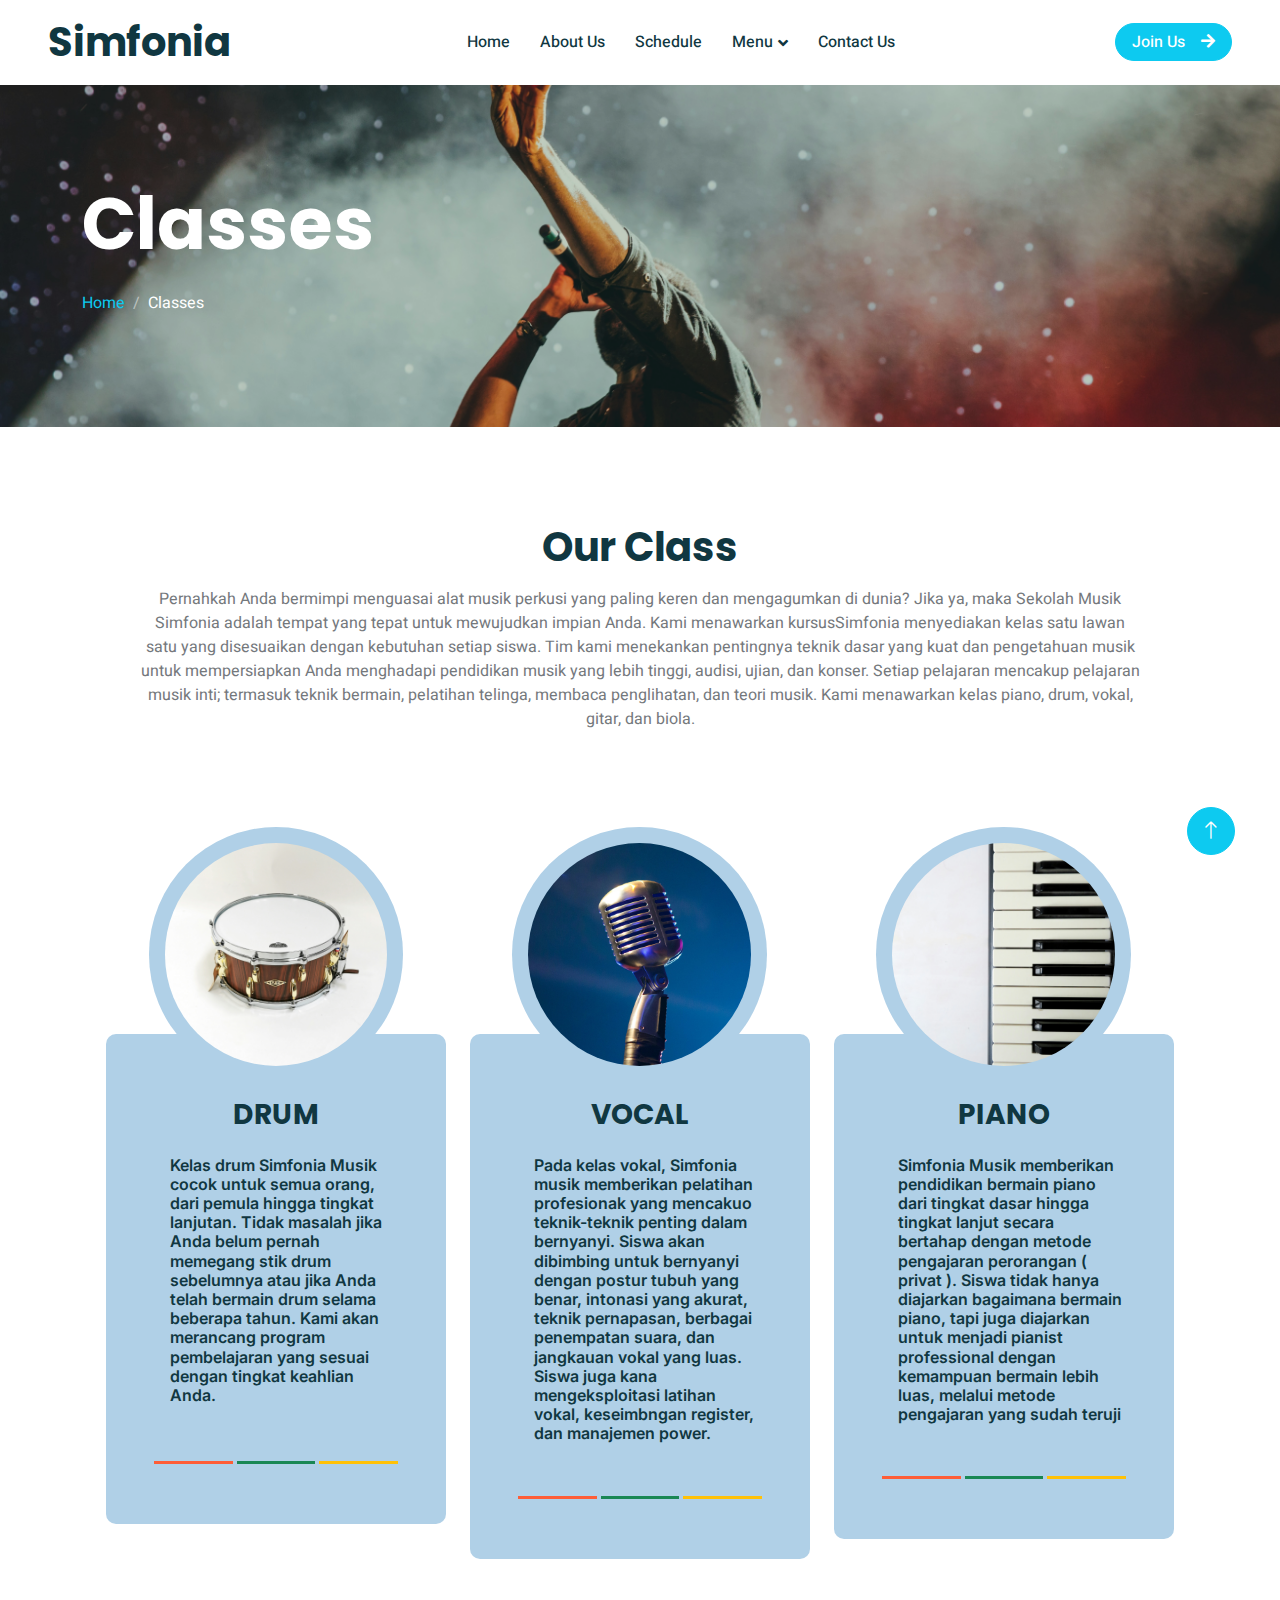
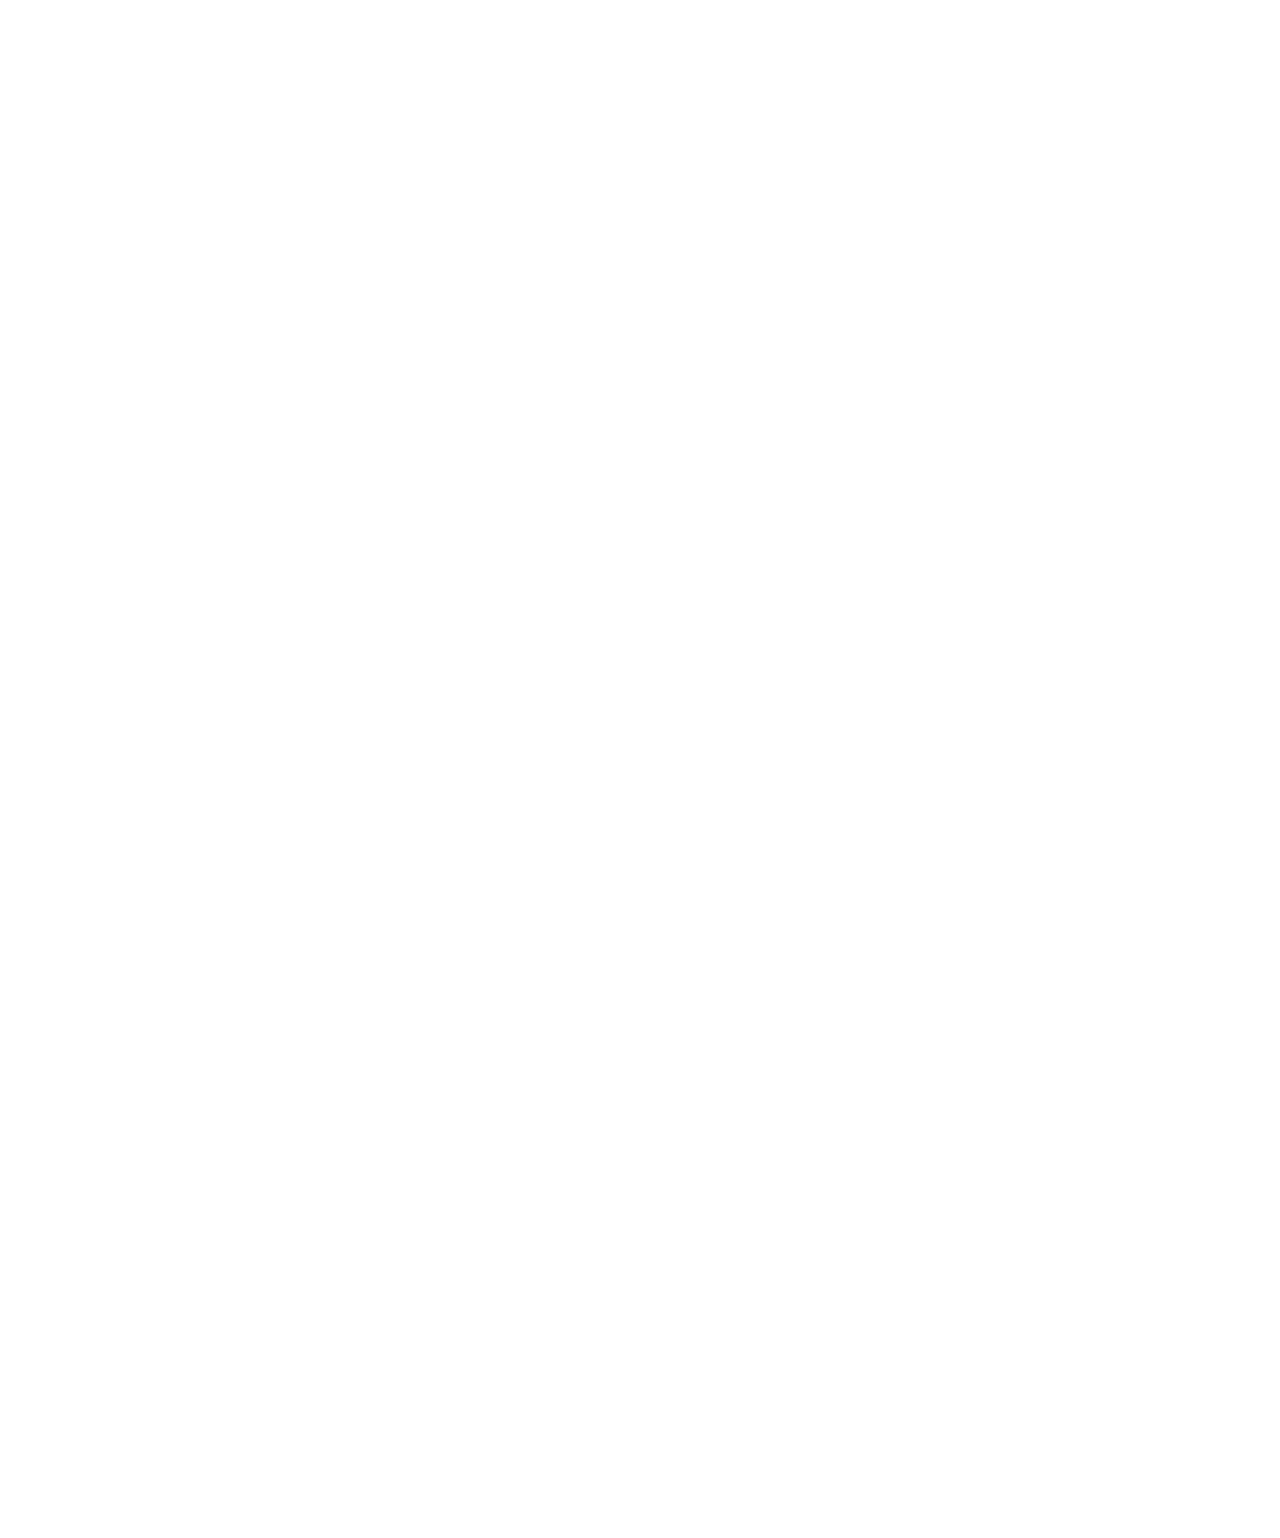
<file: classesDropdown.html>
<!DOCTYPE html>
<html lang="en">

<head>
    <meta charset="utf-8">
    <title>Sekolah Musik Simfonia</title>
    <meta content="width=device-width, initial-scale=1.0" name="viewport">
    <meta content="" name="keywords">
    <meta content="" name="description">

    <!-- Favicon -->
    <link href="img/icon.jpg" rel="icon">

    <!-- Google Web Fonts -->
    <link rel="preconnect" href="https://fonts.googleapis.com">
    <link rel="preconnect" href="https://fonts.gstatic.com" crossorigin>
    <link
        href="https://fonts.googleapis.com/css2?family=Heebo:wght@400;500;600&family=Inter:wght@600&family=Lobster+Two:wght@700&display=swap"
        rel="stylesheet">

    <!-- Icon Font Stylesheet -->
    <link href="https://cdnjs.cloudflare.com/ajax/libs/font-awesome/5.10.0/css/all.min.css" rel="stylesheet">
    <link href="https://cdn.jsdelivr.net/npm/bootstrap-icons@1.4.1/font/bootstrap-icons.css" rel="stylesheet">

    <!-- Libraries Stylesheet -->
    <link href="lib/animate/animate.min.css" rel="stylesheet">
    <link href="lib/owlcarousel/assets/owl.carousel.min.css" rel="stylesheet">

    <!-- Customized Bootstrap Stylesheet -->
    <link href="css/bootstrap.min.css" rel="stylesheet">

    <!-- Template Stylesheet -->
    <link href="css/style.css" rel="stylesheet">
    <link rel="preconnect" href="https://fonts.gstatic.com" crossorigin>
    <link
        href="https://fonts.googleapis.com/css2?family=Poppins:ital,wght@0,100;0,200;0,300;0,400;0,500;0,600;0,700;0,800;0,900;1,100;1,200;1,300;1,400;1,500;1,600;1,700;1,800;1,900&display=swap"
        rel="stylesheet">
</head>

<body>
    <div class="container-xxl bg-white p-0">
        <!-- Spinner Start -->
        <div id="spinner"
            class="show bg-white position-fixed translate-middle w-100 vh-100 top-50 start-50 d-flex align-items-center justify-content-center">
            <div class="spinner-border text-primary" style="width: 3rem; height: 3rem;" role="status">
                <span class="sr-only">Loading...</span>
            </div>
        </div>
        <!-- Spinner End -->


        <!-- Navbar Start -->
        <nav class="navbar navbar-expand-lg bg-white navbar-light sticky-top px-4 px-lg-5 py-lg-0">
            <a href="index.html" class="navbar-brand">
                <h1 class="m-0 text-primary"></i>Simfonia</h1>
            </a>
            <button type="button" class="navbar-toggler" data-bs-toggle="collapse" data-bs-target="#navbarCollapse">
                <span class="navbar-toggler-icon"></span>
            </button>
            <div class="collapse navbar-collapse" id="navbarCollapse">
                <div class="navbar-nav mx-auto">
                    <a href="index.html" class="nav-item nav-link">Home</a>
                    <a href="about.html" class="nav-item nav-link">About Us</a>
                    <a href="schedule.php" class="nav-item nav-link">Schedule</a>
                    <div class="nav-item dropdown">
                        <a href="#" class="nav-link dropdown-toggle" data-bs-toggle="dropdown">Menu</a>
                        <div class="dropdown-menu rounded-0 rounded-bottom border-0 shadow-sm m-0">
                            <a href="classesDropdown.html" class="dropdown-item active">Classes</a>
                            <a href="testimonialDropdown.html" class="dropdown-item">Testimonial</a>
                            <a href="login.php" class="dropdown-item">Login Admin</a>
                        </div>
                    </div>
                    <a href="contact.html" class="nav-item nav-link">Contact Us</a>
                </div>
                <a href="https://forms.gle/WV6FDBnHmroK8aB57" target="_blank"
                    class="btn btn-primary rounded-pill px-3 d-none d-lg-block">Join Us<i
                        class="fa fa-arrow-right ms-3"></i></a>
            </div>
        </nav>
        <!-- Navbar End -->


        <!-- Page Header End -->
        <div class="container-xxl py-5 page-header position-relative mb-5">
            <div class="container py-5">
                <h1 class="display-2 text-white animated slideInDown mb-4">Classes</h1>
                <nav aria-label="breadcrumb animated slideInDown">
                    <ol class="breadcrumb">
                        <li class="breadcrumb-item"><a href="#">Home</a></li>
                        <li class="breadcrumb-item text-white active" aria-current="page">Classes</li>
                    </ol>
                </nav>
            </div>
        </div>
        <!-- Page Header End -->

        <!-- Facilities Start -->
        <div class="container-xxl py-5">
            <div class="container">
                <div class="text-center mx-auto mb-5 wow fadeInUp" data-wow-delay="0.1s" style="max-width: 1000px;">
                    <h1 class="mb-3">Our Class</h1>
                    <p>Pernahkah Anda bermimpi menguasai alat musik perkusi yang paling keren dan mengagumkan di dunia?
                        Jika ya, maka Sekolah Musik Simfonia adalah tempat yang tepat untuk mewujudkan impian Anda. Kami
                        menawarkan kursusSimfonia menyediakan kelas satu lawan satu yang disesuaikan dengan kebutuhan
                        setiap siswa. Tim kami menekankan pentingnya teknik dasar yang kuat dan pengetahuan musik untuk
                        mempersiapkan Anda menghadapi pendidikan musik yang lebih tinggi, audisi, ujian, dan konser.
                        Setiap pelajaran mencakup pelajaran musik inti; termasuk teknik bermain, pelatihan telinga,
                        membaca penglihatan, dan teori musik. Kami menawarkan kelas piano, drum, vokal, gitar, dan
                        biola. </p>
                </div>
                <div class="container-xxl py-5">
                    <div class="container">
                        <div class="row g-4">
                            <div class="col-lg-4 col-md-6 wow fadeInUp" data-wow-delay="0.1s">
                                <div class="classes-item">
                                    <div class="bg-light rounded-circle w-75 mx-auto p-3">
                                        <img class="img-fluid rounded-circle" src="img/drum.jpg" alt="">
                                    </div>
                                    <div class="bg-light rounded p-5 pt-5 mt-n5">
                                        <a class="d-block text-center h3 mt-3 mb-4" href="">DRUM</a>
                                        <div class="d-flex align-items-center justify-content-between mb-5">
                                            <div class="d-flex align-items-center">
                                                <div class="ms-3">
                                                    <h6 class="mb-2">Kelas drum Simfonia Musik cocok untuk
                                                        semua orang, dari pemula hingga tingkat lanjutan. Tidak masalah
                                                        jika Anda belum pernah memegang stik drum sebelumnya atau jika
                                                        Anda telah bermain drum selama beberapa tahun. Kami akan
                                                        merancang program pembelajaran yang sesuai dengan tingkat
                                                        keahlian Anda.</h6>
                                                    <small></small>
                                                </div>
                                            </div>

                                        </div>
                                        <div class="row g-1">
                                            <div class="col-4">
                                                <div class="border-top border-3 border-primary pt-2">
                                                    <h6 class="text-primary mb-1"></h6>
                                                    <small></small>
                                                </div>
                                            </div>
                                            <div class="col-4">
                                                <div class="border-top border-3 border-success pt-2">
                                                    <h6 class="text-success mb-1"></h6>
                                                    <small></small>
                                                </div>
                                            </div>
                                            <div class="col-4">
                                                <div class="border-top border-3 border-warning pt-2">
                                                    <h6 class="text-warning mb-1"></h6>
                                                    <small></small>
                                                </div>
                                            </div>
                                        </div>
                                    </div>
                                </div>
                            </div>
                            <div class="col-lg-4 col-md-6 wow fadeInUp" data-wow-delay="0.3s">
                                <div class="classes-item">
                                    <div class="bg-light rounded-circle w-75 mx-auto p-3">
                                        <img class="img-fluid rounded-circle" src="img/vokal.jpg" alt="">
                                    </div>
                                    <div class="bg-light rounded p-5 pt-5 mt-n5">
                                        <a class="d-block text-center h3 mt-3 mb-4" href="">VOCAL</a>
                                        <div class="d-flex align-items-center justify-content-between mb-5">
                                            <div class="d-flex align-items-center">
                                                <div class="ms-3">
                                                    <h6 class="text-primary mb-1">Pada kelas vokal, Simfonia musik
                                                        memberikan pelatihan profesionak yang mencakuo teknik-teknik
                                                        penting dalam bernyanyi. Siswa akan dibimbing untuk bernyanyi
                                                        dengan postur tubuh yang benar, intonasi yang akurat, teknik
                                                        pernapasan, berbagai penempatan suara, dan jangkauan vokal yang
                                                        luas. Siswa juga kana mengeksploitasi latihan vokal, keseimbngan
                                                        register, dan manajemen power.</h6>
                                                    <small></small>
                                                </div>
                                            </div>
                                            
                                        </div>
                                        <div class="row g-1">
                                            <div class="col-4">
                                                <div class="border-top border-3 border-primary pt-2">
                                                    <h6 class="text-primary mb-1"></h6>
                                                    <small></small>
                                                </div>
                                            </div>
                                            <div class="col-4">
                                                <div class="border-top border-3 border-success pt-2">
                                                    <h6 class="text-success mb-1"></h6>
                                                    <small></small>
                                                </div>
                                            </div>
                                            <div class="col-4">
                                                <div class="border-top border-3 border-warning pt-2">
                                                    <h6 class="text-warning mb-1"></h6>
                                                    <small></small>
                                                </div>
                                            </div>
                                        </div>
                                    </div>
                                </div>
                            </div>
                            <div class="col-lg-4 col-md-6 wow fadeInUp" data-wow-delay="0.3s">
                                <div class="classes-item">
                                    <div class="bg-light rounded-circle w-75 mx-auto p-3">
                                        <img class="img-fluid rounded-circle" src="img/piano.jpg" alt="">
                                    </div>
                                    <div class="bg-light rounded p-5 pt-5 mt-n5">
                                        <a class="d-block text-center h3 mt-3 mb-4" href="">PIANO</a>
                                        <div class="d-flex align-items-center justify-content-between mb-5">
                                            <div class="d-flex align-items-center">
                                                <div class="ms-3">
                                                    <h6 class="text-primary mb-1">Simfonia Musik memberikan pendidikan
                                                        bermain piano dari tingkat dasar hingga tingkat lanjut secara
                                                        bertahap dengan metode pengajaran perorangan ( privat ). Siswa
                                                        tidak hanya diajarkan bagaimana bermain piano, tapi juga
                                                        diajarkan untuk menjadi pianist professional dengan kemampuan
                                                        bermain lebih luas, melalui metode pengajaran yang sudah teruji
                                                    </h6>
                                                    <small></small>
                                                </div>
                                            </div>
                                           
                                        </div>
                                        <div class="row g-1">
                                            <div class="col-4">
                                                <div class="border-top border-3 border-primary pt-2">
                                                    <h6 class="text-primary mb-1"></h6>
                                                    <small></small>
                                                </div>
                                            </div>
                                            <div class="col-4">
                                                <div class="border-top border-3 border-success pt-2">
                                                    <h6 class="text-success mb-1"></h6>
                                                    <small></small>
                                                </div>
                                            </div>
                                            <div class="col-4">
                                                <div class="border-top border-3 border-warning pt-2">
                                                    <h6 class="text-warning mb-1"></h6>
                                                    <small></small>
                                                </div>
                                            </div>
                                        </div>
                                    </div>
                                </div>
                            </div>
                            <div class="col-lg-4 col-md-6 wow fadeInUp" data-wow-delay="0.3s">
                                <div class="classes-item">
                                    <div class="bg-light rounded-circle w-75 mx-auto p-3">
                                        <img class="img-fluid rounded-circle" src="img/gitarlestrrek.jpg" alt="">
                                    </div>
                                    <div class="bg-light rounded p-5 pt-5 mt-n5">
                                        <a class="d-block text-center h3 mt-3 mb-4" href="">GUITAR</a>
                                        <div class="d-flex align-items-center justify-content-between mb-5">
                                            <div class="d-flex align-items-center">
                                                <div class="ms-3">
                                                    <h6 class="text-primary mb-1">Kursus ini menggunakan gitar senar
                                                        nilon dengan teknik petikan jari secara klasik, dan juga kocokan
                                                        (strumming). Musik yang dimainkan adalah pop, country, bossanova
                                                        dan flamenco (lanjutan) selain klasik. </h6>
                                                    <small></small>
                                                </div>
                                            </div>
                                            
                                        </div>
                                        <div class="row g-1">
                                            <div class="col-4">
                                                <div class="border-top border-3 border-primary pt-2">
                                                    <h6 class="text-primary mb-1"></h6>
                                                    <small></small>
                                                </div>
                                            </div>
                                            <div class="col-4">
                                                <div class="border-top border-3 border-success pt-2">
                                                    <h6 class="text-success mb-1"></h6>
                                                    <small></small>
                                                </div>
                                            </div>
                                            <div class="col-4">
                                                <div class="border-top border-3 border-warning pt-2">
                                                    <h6 class="text-warning mb-1"></h6>
                                                    <small></small>
                                                </div>
                                            </div>
                                        </div>
                                    </div>
                                </div>
                            </div>
                            <div class="col-lg-4 col-md-6 wow fadeInUp" data-wow-delay="0.3s">
                                <div class="classes-item">
                                    <div class="bg-light rounded-circle w-75 mx-auto p-3">
                                        <img class="img-fluid rounded-circle" src="img/violin.jpg" alt="">
                                    </div>
                                    <div class="bg-light rounded p-5 pt-5 mt-n5">
                                        <a class="d-block text-center h3 mt-3 mb-4" href="">VIOLIN</a>
                                        <div class="d-flex align-items-center justify-content-between mb-5">
                                            <div class="d-flex align-items-center">
                                                <div class="ms-3">
                                                    <h6 class="text-primary mb-1">Simfonia Musik menciptakan suatu
                                                        system pembelajaran yang mudah dipahami dan menyenangkan agar
                                                        siswa dapat cepat bisa bermain usik serta dapat mengembangkan
                                                        kemampuan siswa seutuhnya dalam pengetahuan dasar music dan cara
                                                        bermain violin yang baik dan benar. Siswa dapat mengrembangkan
                                                        kemampuan music secara bertahap sesuai dengan tingkat
                                                        masing-masing . </h6>
                                                    <small></small>
                                                </div>
                                            </div>
                                            
                                        </div>
                                        <div class="row g-1">
                                            <div class="col-4">
                                                <div class="border-top border-3 border-primary pt-2">
                                                    <h6 class="text-primary mb-1"></h6>
                                                    <small></small>
                                                </div>
                                            </div>
                                            <div class="col-4">
                                                <div class="border-top border-3 border-success pt-2">
                                                    <h6 class="text-success mb-1"></h6>
                                                    <small></small>
                                                </div>
                                            </div>
                                            <div class="col-4">
                                                <div class="border-top border-3 border-warning pt-2">
                                                    <h6 class="text-warning mb-1"></h6>
                                                    <small></small>
                                                </div>
                                            </div>
                                        </div>
                                    </div>
                                </div>
                            </div>
                        </div>
                    </div>
                </div>
            </div>
        </div>

        <!-- Facilities End -->

        <!-- Footer Start -->
        <div class="container-fluid bg-dark text-white-50 footer pt-5 mt-5 wow fadeIn" data-wow-delay="0.1s">
            <div class="container py-5">
                <div class="row g-5">
                    <div class="col-lg-3 col-md-6">
                        <h3 class="text-white mb-4">Get In Touch</h3>
                        <p class="mb-2"><i class="fa fa-map-marker-alt me-3"></i>Perumahan Gedangan Sektor 10, Jl. Bima
                            Sakti No.2, RT.04/RW.06, Dusun 1, Gedangan, Kec. Grogol, Sukoharjo, Jawa Tengah, Indonesia
                            57552</p>
                        <p class="mb-2"><i class="fa fa-phone-alt me-3"></i>+62 851 0178 0907</p>
                        <p class="mb-2"><i class="fa fa-envelope me-3"></i>simfonia@email.com</p>
                        <div class="d-flex pt-2">
                            <a class="btn btn-outline-light btn-social" href="https://www.instagram.com/smsimfonia"
                                target="_blank"><i class="fab fa-instagram"></i></a>
                            <a class="btn btn-outline-light btn-social" href="https://web.facebook.com/smsimfonia"
                                target="_blank"><i class="fab fa-facebook-f"></i></a>
                            <a class="btn btn-outline-light btn-social" href="https://www.youtube.com/@smsimfonia"
                                target="_blank"><i class="fab fa-youtube"></i></a>
                        </div>
                    </div>
                    <div class="col-lg-9 col-md-9">
                        <h3 class="text-white mb-4">Photo Gallery</h3>
                        <div class="row g-3 pt-10">
                            <div class="col-3">
                                <img class="img-fluid rounded bg-light p-1" src="img/classes-1.jpg" alt="">
                            </div>
                            <div class="col-3">
                                <img class="img-fluid rounded bg-light p-1" src="img/classes-2.jpg" alt="">
                            </div>
                            <div class="col-3">
                                <img class="img-fluid rounded bg-light p-1" src="img/classes-3.jpg" alt="">
                            </div>
                            <div class="col-3">
                                <img class="img-fluid rounded bg-light p-1" src="img/classes-4.jpg" alt="">
                            </div>
                            <div class="col-3">
                                <img class="img-fluid rounded bg-light p-1" src="img/classes-5.jpg" alt="">
                            </div>
                            <div class="col-3">
                                <img class="img-fluid rounded bg-light p-1" src="img/classes-6.jpg" alt="">
                            </div>
                            <div class="col-3">
                                <img class="img-fluid rounded bg-light p-1" src="img/classes-7.jpg" alt="">
                            </div>
                            <div class="col-3">
                                <img class="img-fluid rounded bg-light p-1" src="img/classes-8.jpg" alt="">
                            </div>
                        </div>
                    </div>
                </div>
            </div>
            <div class="container">
                <div class="copyright">
                    <div class="row">
                        <div class="col-md-6 text-center text-md-start mb-3 mb-md-0">
                            &copy; <a href="#">2024 Sekolah Musik Simfonia</a> All Right Reserved.
                            Designed By <a>Cooking Coding</a>
                        </div>
                        <div class="col-md-8 text-center text-md-end">
                        </div>
                    </div>
                </div>
            </div>
        </div>
        <!-- Footer End -->


        <!-- Back to Top -->
        <a href="#" class="btn btn-lg btn-primary btn-lg-square back-to-top"><i class="bi bi-arrow-up"></i></a>
    </div>

    <!-- JavaScript Libraries -->
    <script src="https://code.jquery.com/jquery-3.4.1.min.js"></script>
    <script src="https://cdn.jsdelivr.net/npm/bootstrap@5.0.0/dist/js/bootstrap.bundle.min.js"></script>
    <script src="lib/wow/wow.min.js"></script>
    <script src="lib/easing/easing.min.js"></script>
    <script src="lib/waypoints/waypoints.min.js"></script>
    <script src="lib/owlcarousel/owl.carousel.min.js"></script>

    <!-- Template Javascript -->
    <script src="js/main.js"></script>
</body>

</html>
</file>
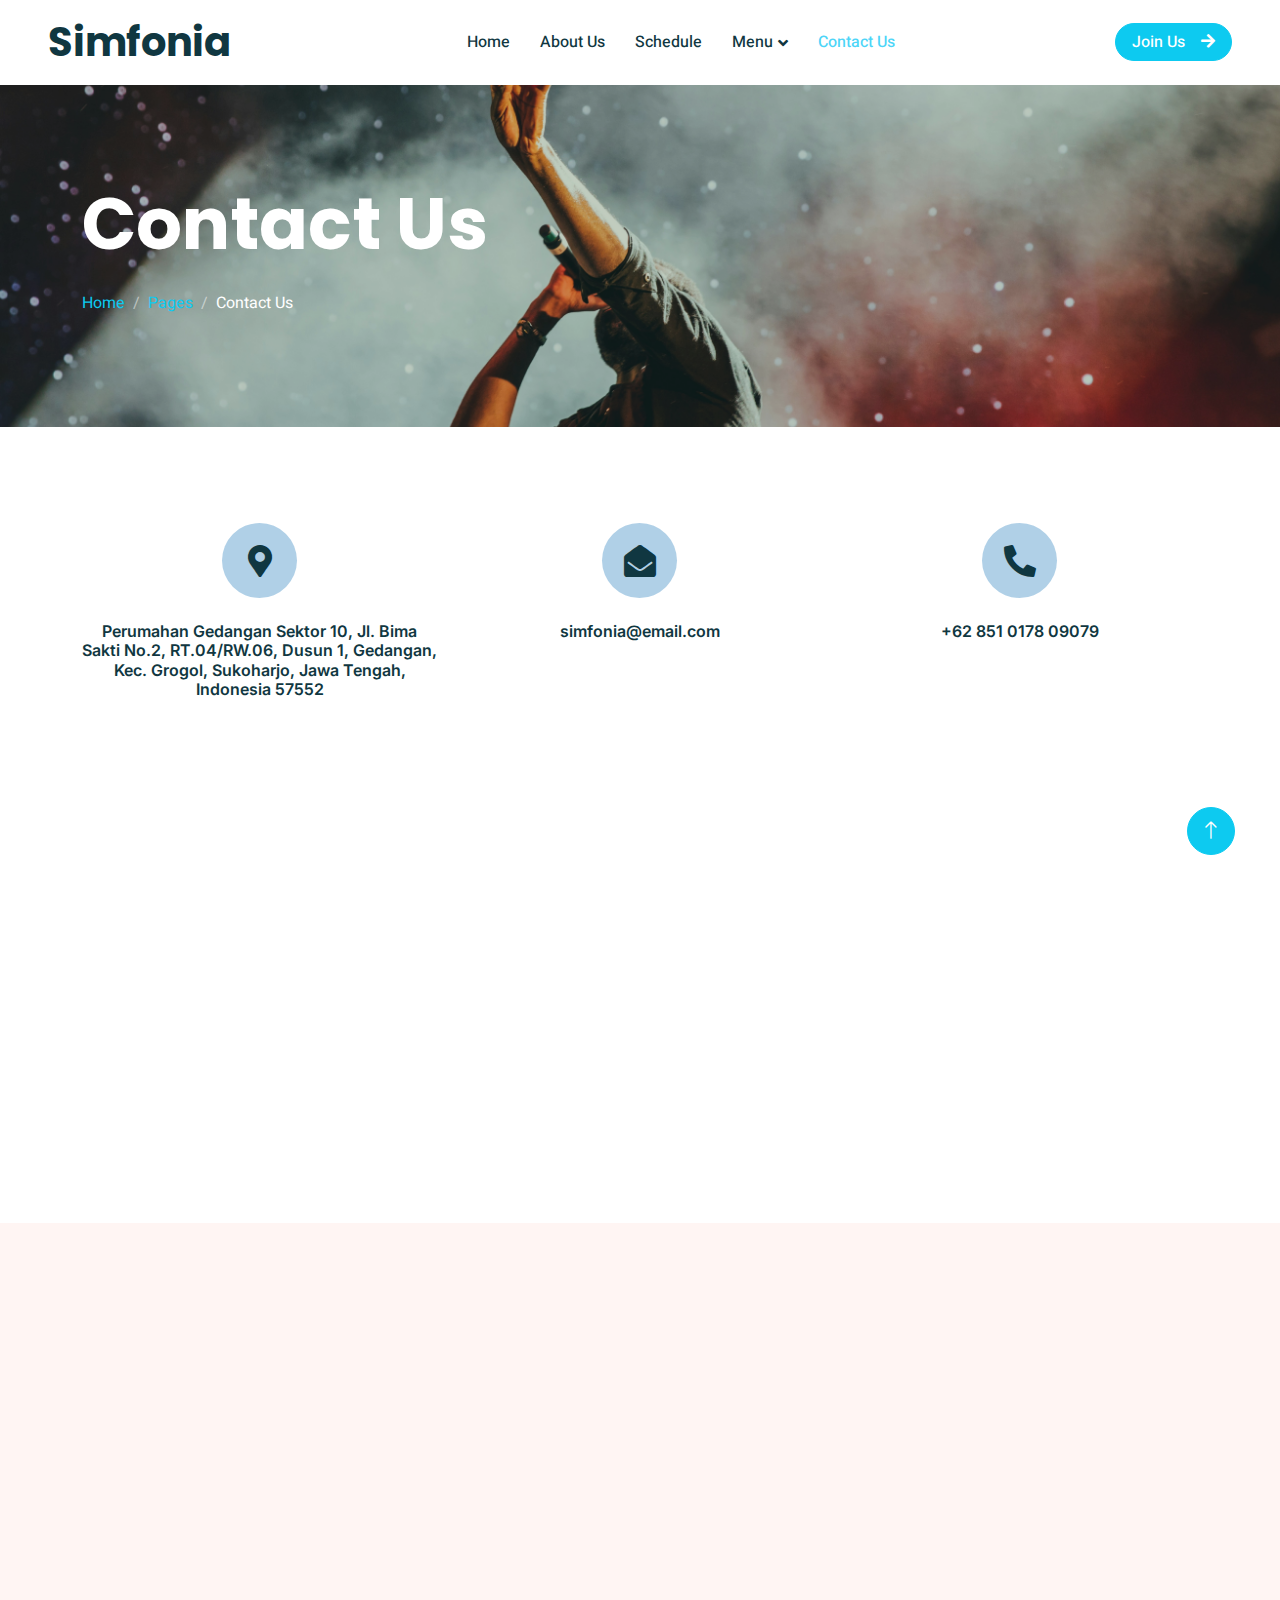
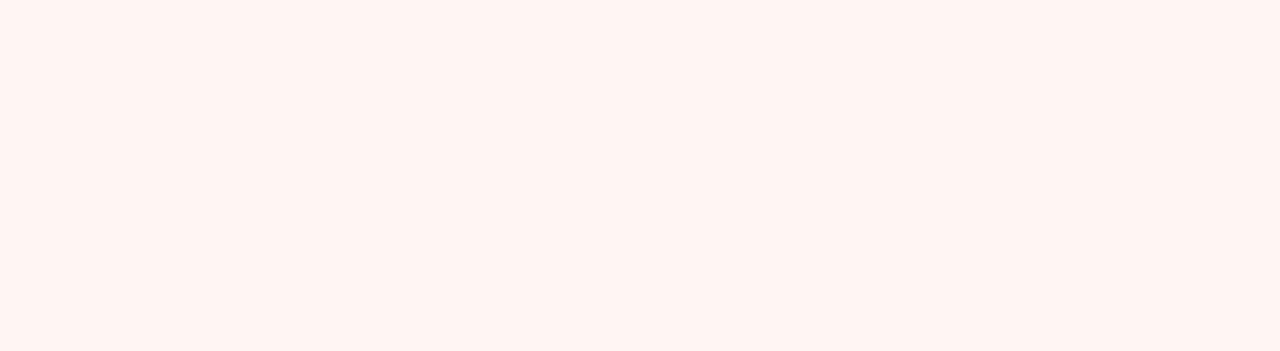
<file: contact.html>
<!DOCTYPE html>
<html lang="en">

<head>
    <meta charset="utf-8">
    <title>Sekolah Musik Simfonia</title>
    <meta content="width=device-width, initial-scale=1.0" name="viewport">
    <meta content="" name="keywords">
    <meta content="" name="description">

    <!-- Favicon -->
    <link href="img/icon.jpg" rel="icon">

    <!-- Google Web Fonts -->
    <link rel="preconnect" href="https://fonts.googleapis.com">
    <link rel="preconnect" href="https://fonts.gstatic.com" crossorigin>
    <link href="https://fonts.googleapis.com/css2?family=Heebo:wght@400;500;600&family=Inter:wght@600&family=Lobster+Two:wght@700&display=swap" rel="stylesheet">
    
    <!-- Icon Font Stylesheet -->
    <link href="https://cdnjs.cloudflare.com/ajax/libs/font-awesome/5.10.0/css/all.min.css" rel="stylesheet">
    <link href="https://cdn.jsdelivr.net/npm/bootstrap-icons@1.4.1/font/bootstrap-icons.css" rel="stylesheet">

    <!-- Libraries Stylesheet -->
    <link href="lib/animate/animate.min.css" rel="stylesheet">
    <link href="lib/owlcarousel/assets/owl.carousel.min.css" rel="stylesheet">

    <!-- Customized Bootstrap Stylesheet -->
    <link href="css/bootstrap.min.css" rel="stylesheet">

    <!-- Template Stylesheet -->
    <link href="css/style.css" rel="stylesheet">
    <link rel="preconnect" href="https://fonts.gstatic.com" crossorigin>
    <link href="https://fonts.googleapis.com/css2?family=Poppins:ital,wght@0,100;0,200;0,300;0,400;0,500;0,600;0,700;0,800;0,900;1,100;1,200;1,300;1,400;1,500;1,600;1,700;1,800;1,900&display=swap" rel="stylesheet">
</head>

<body>
    <div class="container-xxl bg-white p-0">
        <!-- Spinner Start -->
        <div id="spinner" class="show bg-white position-fixed translate-middle w-100 vh-100 top-50 start-50 d-flex align-items-center justify-content-center">
            <div class="spinner-border text-primary" style="width: 3rem; height: 3rem;" role="status">
                <span class="sr-only">Loading...</span>
            </div>
        </div>
        <!-- Spinner End -->


        <!-- Navbar Start -->
        <nav class="navbar navbar-expand-lg bg-white navbar-light sticky-top px-4 px-lg-5 py-lg-0">
            <a href="index.html" class="navbar-brand">
                <h1 class="m-0 text-primary"></i>Simfonia</h1>
            </a>
            <button type="button" class="navbar-toggler" data-bs-toggle="collapse" data-bs-target="#navbarCollapse">
                <span class="navbar-toggler-icon"></span>
            </button>
            <div class="collapse navbar-collapse" id="navbarCollapse">
                <div class="navbar-nav mx-auto">
                    <a href="index.html" class="nav-item nav-link">Home</a>
                    <a href="about.html" class="nav-item nav-link">About Us</a>
                    <a href="schedule.php" class="nav-item nav-link">Schedule</a>
                    <div class="nav-item dropdown">
                        <a href="#" class="nav-link dropdown-toggle" data-bs-toggle="dropdown">Menu</a>
                        <div class="dropdown-menu rounded-0 rounded-bottom border-0 shadow-sm m-0">
                            <a href="classesDropdown.html" class="dropdown-item">Classes</a>
                            <a href="testimonialDropdown.html" class="dropdown-item">Testimonial</a>
                            <a href="login.php" class="dropdown-item">Login Admin</a>
                        </div>
                    </div>
                    <a href="contact.html" class="nav-item nav-link active">Contact Us</a>
                </div>
                <a href="https://forms.gle/WV6FDBnHmroK8aB57" target="_blank" class="btn btn-primary rounded-pill px-3 d-none d-lg-block">Join Us<i class="fa fa-arrow-right ms-3"></i></a>
            </div>
        </nav>
        <!-- Navbar End -->


        <!-- Page Header End -->
        <div class="container-xxl py-5 page-header position-relative mb-5">
            <div class="container py-5">
                <h1 class="display-2 text-white animated slideInDown mb-4">Contact Us</h1>
                <nav aria-label="breadcrumb animated slideInDown">
                    <ol class="breadcrumb">
                        <li class="breadcrumb-item"><a href="#">Home</a></li>
                        <li class="breadcrumb-item"><a href="#">Pages</a></li>
                        <li class="breadcrumb-item text-white active" aria-current="page">Contact Us</li>
                    </ol>
                </nav>
            </div>
        </div>
        <!-- Page Header End -->


        <!-- Contact Start -->
        <div class="container-xxl py-5">
            <div class="container">
                <div class="row g-4 mb-5">
                    <div class="col-md-6 col-lg-4 text-center wow fadeInUp" data-wow-delay="0.1s">
                        <div class="bg-light rounded-circle d-inline-flex align-items-center justify-content-center mb-4" style="width: 75px; height: 75px;">
                            <i class="fa fa-map-marker-alt fa-2x text-primary"></i>
                        </div>
                        <h6>Perumahan Gedangan Sektor 10, Jl. Bima Sakti No.2, RT.04/RW.06, Dusun 1, Gedangan, Kec. Grogol, Sukoharjo, Jawa Tengah, Indonesia 57552</h6>
                    </div>
                    <div class="col-md-6 col-lg-4 text-center wow fadeInUp" data-wow-delay="0.3s">
                        <div class="bg-light rounded-circle d-inline-flex align-items-center justify-content-center mb-4" style="width: 75px; height: 75px;">
                            <i class="fa fa-envelope-open fa-2x text-primary"></i>
                        </div>
                        <h6>simfonia@email.com</h6>
                    </div>
                    <div class="col-md-6 col-lg-4 text-center wow fadeInUp" data-wow-delay="0.5s">
                        <div class="bg-light rounded-circle d-inline-flex align-items-center justify-content-center mb-4" style="width: 75px; height: 75px;">
                            <i class="fa fa-phone-alt fa-2x text-primary"></i>
                        </div>
                        <h6>+62 851 0178 09079</h6>
                    </div>
                </div>
                        <div class="col-lg-3 wow fadeIn" data-wow-delay="0.5s" style="min-height: 420px;">
                            <div class="position-absolute h-100 w-100">
                                <iframe src="https://www.google.com/maps/embed?pb=!1m18!1m12!1m3!1d1977.375354708604!2d110.79624986337026!3d-7.602085821774287!2m3!1f0!2f0!3f0!3m2!1i1024!2i768!4f13.1!3m3!1m2!1s0x2e7a15faf2fb9e81%3A0x9aa81519ced666d2!2sSimfonia%20Kawai%20Music%20School!5e0!3m2!1sen!2sid!4v1717258549182!5m2!1sen!2sid" width="1270" height="450" style="border:0;" allowfullscreen="" loading="lazy" referrerpolicy="no-referrer-when-downgrade"></iframe>
                            </div>
                        </div>
                    </div>
                </div>
            </div>
        </div>
        <!-- Contact End -->


        <!-- Footer Start -->
        <div class="container-fluid bg-dark text-white-50 footer pt-5 mt-5 wow fadeIn" data-wow-delay="0.1s">
            <div class="container py-5">
                <div class="row g-5">
                    <div class="col-lg-3 col-md-6">
                        <h3 class="text-white mb-4">Get In Touch</h3>
                        <p class="mb-2"><i class="fa fa-map-marker-alt me-3"></i>Perumahan Gedangan Sektor 10, Jl. Bima Sakti No.2, RT.04/RW.06, Dusun 1, Gedangan, Kec. Grogol, Sukoharjo, Jawa Tengah, Indonesia 57552</p>
                        <p class="mb-2"><i class="fa fa-phone-alt me-3"></i>+62 851 0178 0907</p>
                        <p class="mb-2"><i class="fa fa-envelope me-3"></i>simfonia@email.com</p>
                        <div class="d-flex pt-2">
                            <a class="btn btn-outline-light btn-social" href="https://www.instagram.com/smsimfonia" target="_blank"><i class="fab fa-instagram"></i></a>
                            <a class="btn btn-outline-light btn-social" href="https://web.facebook.com/smsimfonia" target="_blank"><i class="fab fa-facebook-f"></i></a>
                            <a class="btn btn-outline-light btn-social" href="https://www.youtube.com/@smsimfonia" target="_blank"><i class="fab fa-youtube"></i></a>
                        </div>
                    </div>
                    <div class="col-lg-9 col-md-9">
                        <h3 class="text-white mb-4">Photo Gallery</h3>
                        <div class="row g-3 pt-10">
                            <div class="col-3">
                                <img class="img-fluid rounded bg-light p-1" src="img/classes-1.jpg" alt="">
                            </div>
                            <div class="col-3">
                                <img class="img-fluid rounded bg-light p-1" src="img/classes-2.jpg" alt="">
                            </div>
                            <div class="col-3">
                                <img class="img-fluid rounded bg-light p-1" src="img/classes-3.jpg" alt="">
                            </div>
                            <div class="col-3">
                                <img class="img-fluid rounded bg-light p-1" src="img/classes-4.jpg" alt="">
                            </div>
                            <div class="col-3">
                                <img class="img-fluid rounded bg-light p-1" src="img/classes-5.jpg" alt="">
                            </div>
                            <div class="col-3">
                                <img class="img-fluid rounded bg-light p-1" src="img/classes-6.jpg" alt="">
                            </div>
                            <div class="col-3">
                                <img class="img-fluid rounded bg-light p-1" src="img/classes-7.jpg" alt="">
                            </div>
                            <div class="col-3">
                                <img class="img-fluid rounded bg-light p-1" src="img/classes-8.jpg" alt="">
                            </div>
                        </div>
                    </div>
                </div>
            </div>
            <div class="container">
                <div class="copyright">
                    <div class="row">
                        <div class="col-md-6 text-center text-md-start mb-3 mb-md-0">
                            &copy; <a href="#">2024 Sekolah Musik Simfonia</a> All Right Reserved.  
							Designed By <a >Cooking Coding</a>
                        </div>
                        <div class="col-md-6 text-center text-md-end">
                        </div>
                    </div>
                </div>
            </div>
        </div>
        <!-- Footer End -->


        <!-- Back to Top -->
        <a href="#" class="btn btn-lg btn-primary btn-lg-square back-to-top"><i class="bi bi-arrow-up"></i></a>
    </div>

    <!-- JavaScript Libraries -->
    <script src="https://code.jquery.com/jquery-3.4.1.min.js"></script>
    <script src="https://cdn.jsdelivr.net/npm/bootstrap@5.0.0/dist/js/bootstrap.bundle.min.js"></script>
    <script src="lib/wow/wow.min.js"></script>
    <script src="lib/easing/easing.min.js"></script>
    <script src="lib/waypoints/waypoints.min.js"></script>
    <script src="lib/owlcarousel/owl.carousel.min.js"></script>

    <!-- Template Javascript -->
    <script src="js/main.js"></script>
</body>

</html>
</file>
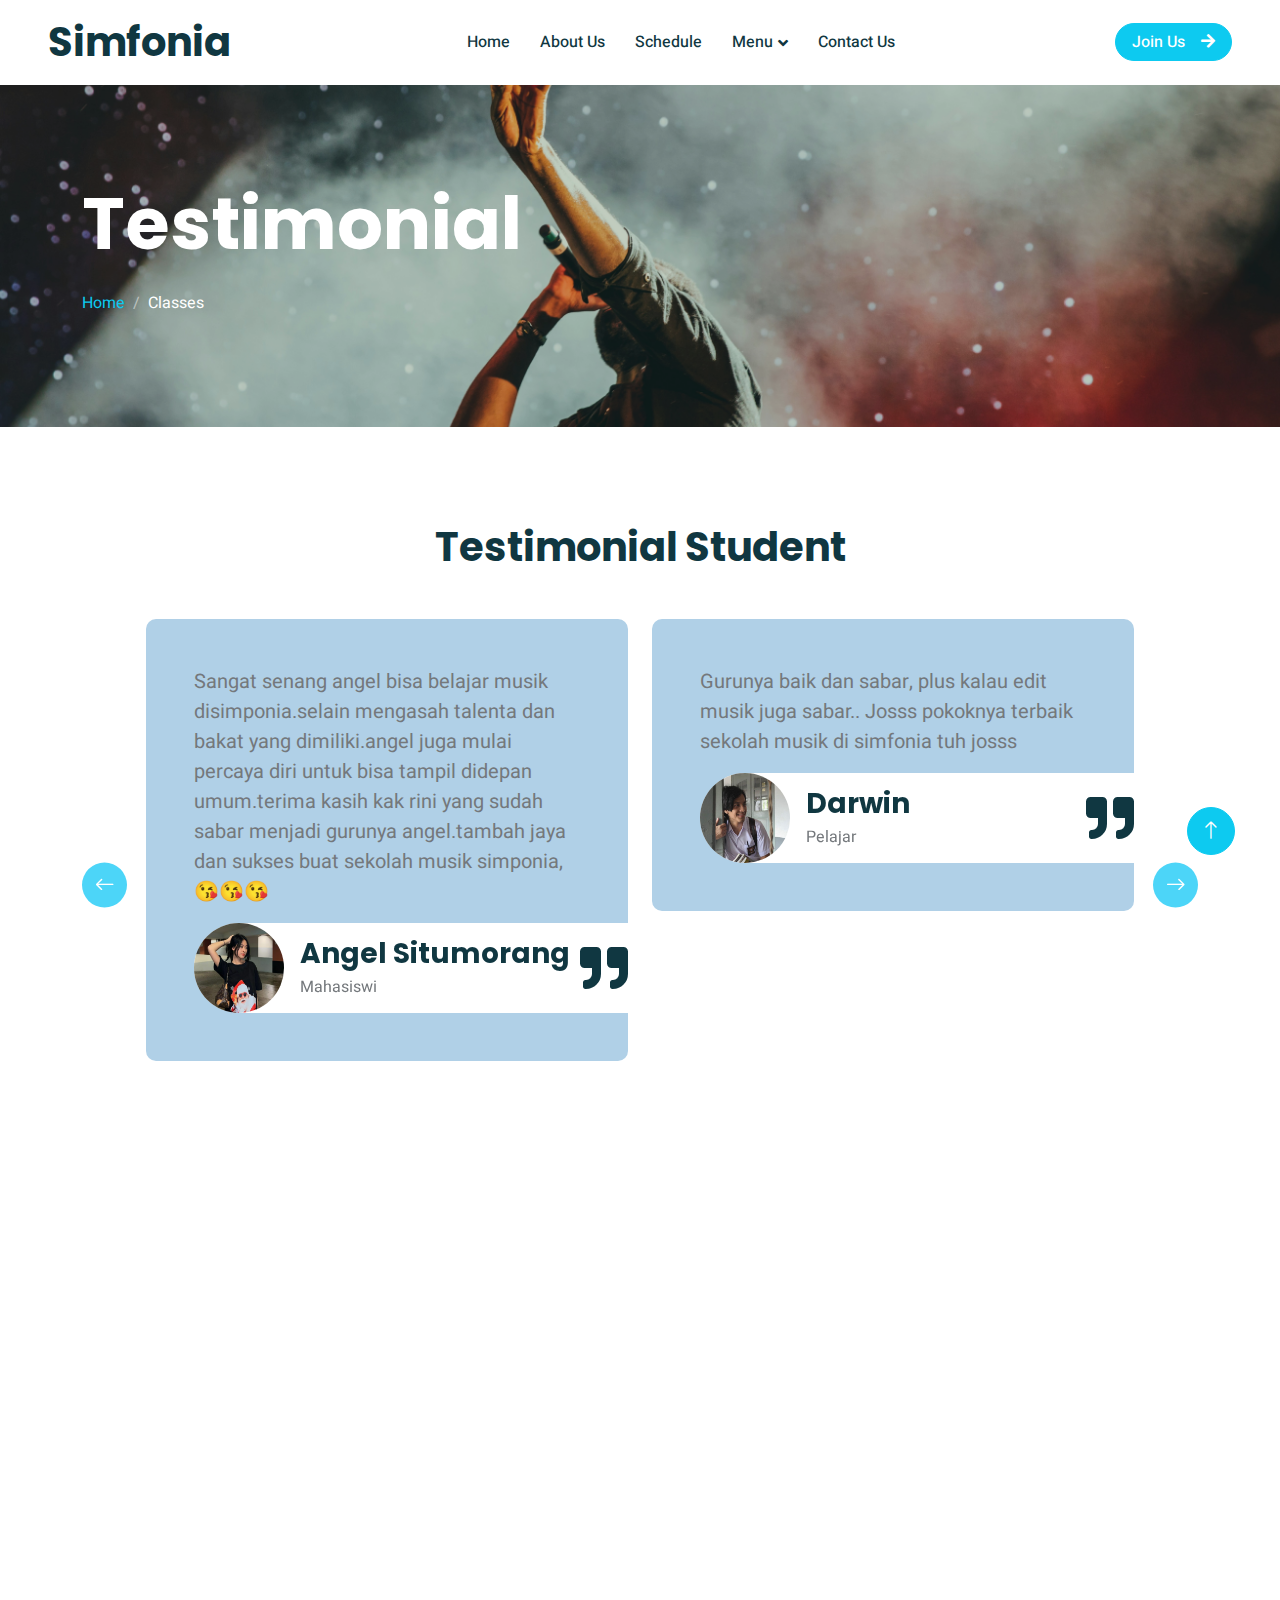
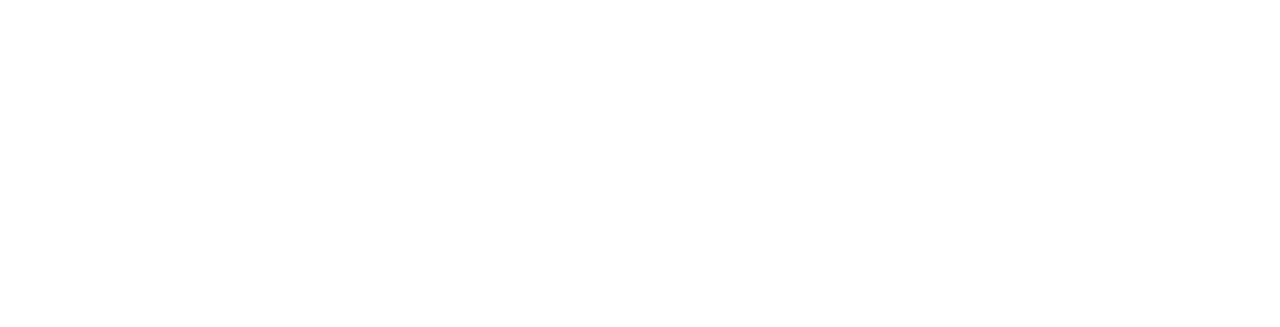
<file: testimonialDropdown.html>
<!DOCTYPE html>
<html lang="en">

<head>
    <meta charset="utf-8">
    <title>Sekolah Musik Simfonia</title>
    <meta content="width=device-width, initial-scale=1.0" name="viewport">
    <meta content="" name="keywords">
    <meta content="" name="description">

    <!-- Favicon -->
    <link href="img/icon.jpg" rel="icon">

    <!-- Google Web Fonts -->
    <link rel="preconnect" href="https://fonts.googleapis.com">
    <link rel="preconnect" href="https://fonts.gstatic.com" crossorigin>
    <link
        href="https://fonts.googleapis.com/css2?family=Heebo:wght@400;500;600&family=Inter:wght@600&family=Lobster+Two:wght@700&display=swap"
        rel="stylesheet">

    <!-- Icon Font Stylesheet -->
    <link href="https://cdnjs.cloudflare.com/ajax/libs/font-awesome/5.10.0/css/all.min.css" rel="stylesheet">
    <link href="https://cdn.jsdelivr.net/npm/bootstrap-icons@1.4.1/font/bootstrap-icons.css" rel="stylesheet">

    <!-- Libraries Stylesheet -->
    <link href="lib/animate/animate.min.css" rel="stylesheet">
    <link href="lib/owlcarousel/assets/owl.carousel.min.css" rel="stylesheet">

    <!-- Customized Bootstrap Stylesheet -->
    <link href="css/bootstrap.min.css" rel="stylesheet">

    <!-- Template Stylesheet -->
    <link href="css/style.css" rel="stylesheet">
    <link rel="preconnect" href="https://fonts.googleapis.com">
    <link rel="preconnect" href="https://fonts.gstatic.com" crossorigin>
    <link
        href="https://fonts.googleapis.com/css2?family=Poppins:ital,wght@0,100;0,200;0,300;0,400;0,500;0,600;0,700;0,800;0,900;1,100;1,200;1,300;1,400;1,500;1,600;1,700;1,800;1,900&display=swap"
        rel="stylesheet">

</head>

<body>
    <div class="container-xxl bg-white p-0">
        <!-- Spinner Start -->
        <div id="spinner"
            class="show bg-white position-fixed translate-middle w-100 vh-100 top-50 start-50 d-flex align-items-center justify-content-center">
            <div class="spinner-border text-primary" style="width: 3rem; height: 3rem;" role="status">
                <span class="sr-only">Loading...</span>
            </div>
        </div>
        <!-- Spinner End -->


        <!-- Navbar Start -->
        <nav class="navbar navbar-expand-lg bg-white navbar-light sticky-top px-4 px-lg-5 py-lg-0">
            <a href="index.html" class="navbar-brand">
                <h1 class="m-0 text-primary"></i>Simfonia</h1>
            </a>
            <button type="button" class="navbar-toggler" data-bs-toggle="collapse" data-bs-target="#navbarCollapse">
                <span class="navbar-toggler-icon"></span>
            </button>
            <div class="collapse navbar-collapse" id="navbarCollapse">
                <div class="navbar-nav mx-auto">
                    <a href="index.html" class="nav-item nav-link">Home</a>
                    <a href="about.html" class="nav-item nav-link">About Us</a>
                    <a href="schedule.php" class="nav-item nav-link">Schedule</a>
                    <div class="nav-item dropdown">
                        <a href="#" class="nav-link dropdown-toggle" data-bs-toggle="dropdown">Menu</a>
                        <div class="dropdown-menu rounded-0 rounded-bottom border-0 shadow-sm m-0">
                            <a href="classesDropdown.html" class="dropdown-item">Classes</a>
                            <a href="testimonialDropdown.html" class="dropdown-item">Testimonial</a>
                            <a href="login.php" class="dropdown-item">Login Admin</a>
                        </div>
                    </div>
                    <a href="contact.html" class="nav-item nav-link">Contact Us</a>
                </div>
                <a href="https://forms.gle/WV6FDBnHmroK8aB57" target="_blank"
                    class="btn btn-primary rounded-pill px-3 d-none d-lg-block">Join Us<i
                        class="fa fa-arrow-right ms-3"></i></a>
            </div>
        </nav>
        <!-- Navbar End -->


        <!-- Page Header End -->
        <div class="container-xxl py-5 page-header position-relative mb-5">
            <div class="container py-5">
                <h1 class="display-2 text-white animated slideInDown mb-4">Testimonial</h1>
                <nav aria-label="breadcrumb animated slideInDown">
                    <ol class="breadcrumb">
                        <li class="breadcrumb-item"><a href="#">Home</a></li>
                        <li class="breadcrumb-item text-white active" aria-current="page">Classes</li>
                    </ol>
                </nav>
            </div>
        </div>
        <!-- Page Header End -->

        <!-- Testimonial Start -->
        <div class="container-xxl py-5">
            <div class="container">
                <div class="text-center mx-auto mb-5 wow fadeInUp" data-wow-delay="0.1s" style="max-width: 600px;">
                    <h1 class="mb-3">Testimonial Student</h1>
                </div>
                <div class="owl-carousel testimonial-carousel wow fadeInUp" data-wow-delay="0.1s">
                    <div class="testimonial-item bg-light rounded p-5">
                        <p class="fs-5">Sangat senang angel bisa belajar musik disimponia.selain mengasah talenta dan
                            bakat yang dimiliki.angel juga mulai percaya diri untuk bisa tampil didepan umum.terima
                            kasih kak rini yang sudah sabar menjadi gurunya angel.tambah jaya dan sukses buat sekolah
                            musik simponia,😘😘😘</p>
                        <div class="d-flex align-items-center bg-white me-n5" style="border-radius: 50px 0 0 50px;">
                            <img class="img-fluid flex-shrink-0 rounded-circle" src="img/angel.png"
                                style="width: 90px; height: 90px;">
                            <div class="ps-3">
                                <h3 class="mb-1">Angel Situmorang</h3>
                                <span>Mahasiswi</span>
                            </div>
                            <i class="fa fa-quote-right fa-3x text-primary ms-auto d-none d-sm-flex"></i>
                        </div>
                    </div>
                    <div class="testimonial-item bg-light rounded p-5">
                        <p class="fs-5">Gurunya baik dan sabar, plus kalau edit musik juga sabar.. Josss pokoknya
                            terbaik sekolah musik di simfonia tuh josss</p>
                        <div class="d-flex align-items-center bg-white me-n5" style="border-radius: 50px 0 0 50px;">
                            <img class="img-fluid flex-shrink-0 rounded-circle" src="img/anak sma.png"
                                style="width: 90px; height: 90px;">
                            <div class="ps-3">
                                <h3 class="mb-1">Darwin </h3>
                                <span>Pelajar</span>
                            </div>
                            <i class="fa fa-quote-right fa-3x text-primary ms-auto d-none d-sm-flex"></i>
                        </div>
                    </div>
                    <div class="testimonial-item bg-light rounded p-5">
                        <p class="fs-5">Seminggu sekali ikut anter kakaknya les di Simfonia, Joey tiba2 minta ikut les
                            padahal dia saat itu masi TK A. Saat itu Joey belon bisa membaca lancar dan fokusnya masi
                            kemana2, tapi dengan sabar Om Ganang bisa membimbing Joey. Joey selalu protes kalo lesnya
                            libur, karena dia suka bgt belajar drum. Senang rasanya kalo liat anak begitu passionate
                            terhadap satu bidang. Great job Simfonia!! Semoga makin sukses. </p>
                        <div class="d-flex align-items-center bg-white me-n5" style="border-radius: 50px 0 0 50px;">
                            <img class="img-fluid flex-shrink-0 rounded-circle" src="img/kantoran.png"
                                style="width: 90px; height: 90px;">
                            <div class="ps-3">
                                <h3 class="mb-1">Trio Hartono</h3>
                                <span>Guru</span>
                            </div>
                            <i class="fa fa-quote-right fa-3x text-primary ms-auto d-none d-sm-flex"></i>
                        </div>
                    </div>
                </div>
            </div>
        </div>
        <!-- Testimonial End -->


        <!-- Footer Start -->
        <div class="container-fluid bg-dark text-white-50 footer pt-5 mt-5 wow fadeIn" data-wow-delay="0.1s">
            <div class="container py-5">
                <div class="row g-5">
                    <div class="col-lg-3 col-md-6">
                        <h3 class="text-white mb-4">Get In Touch</h3>
                        <p class="mb-2"><i class="fa fa-map-marker-alt me-3"></i>Perumahan Gedangan Sektor 10, Jl. Bima
                            Sakti No.2, RT.04/RW.06, Dusun 1, Gedangan, Kec. Grogol, Sukoharjo, Jawa Tengah, Indonesia
                            57552</p>
                        <p class="mb-2"><i class="fa fa-phone-alt me-3"></i>+62 851 0178 0907</p>
                        <p class="mb-2"><i class="fa fa-envelope me-3"></i>simfonia@email.com</p>
                        <div class="d-flex pt-2">
                            <a class="btn btn-outline-light btn-social" href="https://www.instagram.com/smsimfonia"
                                target="_blank"><i class="fab fa-instagram"></i></a>
                            <a class="btn btn-outline-light btn-social" href="https://web.facebook.com/smsimfonia"
                                target="_blank"><i class="fab fa-facebook-f"></i></a>
                            <a class="btn btn-outline-light btn-social" href="https://www.youtube.com/@smsimfonia"
                                target="_blank"><i class="fab fa-youtube"></i></a>
                        </div>
                    </div>
                    <div class="col-lg-9 col-md-9">
                        <h3 class="text-white mb-4">Photo Gallery</h3>
                        <div class="row g-3 pt-10">
                            <div class="col-3">
                                <img class="img-fluid rounded bg-light p-1" src="img/classes-1.jpg" alt="">
                            </div>
                            <div class="col-3">
                                <img class="img-fluid rounded bg-light p-1" src="img/classes-2.jpg" alt="">
                            </div>
                            <div class="col-3">
                                <img class="img-fluid rounded bg-light p-1" src="img/classes-3.jpg" alt="">
                            </div>
                            <div class="col-3">
                                <img class="img-fluid rounded bg-light p-1" src="img/classes-4.jpg" alt="">
                            </div>
                            <div class="col-3">
                                <img class="img-fluid rounded bg-light p-1" src="img/classes-5.jpg" alt="">
                            </div>
                            <div class="col-3">
                                <img class="img-fluid rounded bg-light p-1" src="img/classes-6.jpg" alt="">
                            </div>
                            <div class="col-3">
                                <img class="img-fluid rounded bg-light p-1" src="img/classes-7.jpg" alt="">
                            </div>
                            <div class="col-3">
                                <img class="img-fluid rounded bg-light p-1" src="img/classes-8.jpg" alt="">
                            </div>
                        </div>
                    </div>
                </div>
            </div>
            <div class="container">
                <div class="copyright">
                    <div class="row">
                        <div class="col-md-8 text-center text-md-start mb-3 mb-md-0">
                            &copy; <a href="#">2024 Sekolah Musik Simfonia</a> All Right Reserved.
                            Designed By <a>Cooking Coding</a>
                        </div>
                    </div>
                </div>
            </div>
        </div>
        <!-- Footer End -->


        <!-- Back to Top -->
        <a href="#" class="btn btn-lg btn-primary btn-lg-square back-to-top"><i class="bi bi-arrow-up"></i></a>
    </div>

    <!-- JavaScript Libraries -->
    <script src="https://code.jquery.com/jquery-3.4.1.min.js"></script>
    <script src="https://cdn.jsdelivr.net/npm/bootstrap@5.0.0/dist/js/bootstrap.bundle.min.js"></script>
    <script src="lib/wow/wow.min.js"></script>
    <script src="lib/easing/easing.min.js"></script>
    <script src="lib/waypoints/waypoints.min.js"></script>
    <script src="lib/owlcarousel/owl.carousel.min.js"></script>

    <!-- Template Javascript -->
    <script src="js/main.js"></script>
</body>

</html>
</file>
<file: css/style.css>
/********** Template CSS **********/
:root {
    --primary: #4cd5f8;
    --light: #ffffff;
    --dark: #103741;
}

.back-to-top {
    position: fixed;
    display: none;
    right: 45px;
    bottom: 45px;
    z-index: 99;
}


/*** Spinner ***/
#spinner {
    opacity: 0;
    visibility: hidden;
    transition: opacity .5s ease-out, visibility 0s linear .5s;
    z-index: 99999;
}

#spinner.show {
    transition: opacity .5s ease-out, visibility 0s linear 0s;
    visibility: visible;
    opacity: 1;
}


/*** Button ***/
.btn {
    font-weight: 500;
    transition: .3s;
}

.btn.btn-primary {
    color: #ffffff;
}

.btn-square {
    width: 38px;
    height: 38px;
}

.btn-sm-square {
    width: 32px;
    height: 32px;
}

.btn-lg-square {
    width: 48px;
    height: 48px;
}

.btn-square,
.btn-sm-square,
.btn-lg-square {
    padding: 0;
    display: flex;
    align-items: center;
    justify-content: center;
    font-weight: normal;
    border-radius: 50px;
}


/*** Heading ***/
h1,
h2,
h3,
h4,
.h1,
.h2,
.h3,
.h4,
.display-1,
.display-2,
.display-3,
.display-4,
.display-5,
.display-6 {
    font-family: 'poppins', cursive;
    font-weight: 700;
}

h5,
h6,
.h5,
.h6 {
    font-weight: 600;
}

.font-secondary {
    font-family: 'poppins', cursive;
}


/*** Navbar ***/
.navbar .navbar-nav .nav-link {
    padding: 30px 15px;
    color: var(--dark);
    font-weight: 500;
    outline: none;
}

.navbar .navbar-nav .nav-link:hover,
.navbar .navbar-nav .nav-link.active {
    color: var(--primary);
}

.navbar.sticky-top {
    top: -100px;
    transition: .5s;
}

.navbar .dropdown-toggle::after {
    border: none;
    content: "\f107";
    font-family: "Font Awesome 5 Free";
    font-weight: 900;
    vertical-align: middle;
    margin-left: 5px;
    transition: .5s;
}

.navbar .dropdown-toggle[aria-expanded=true]::after {
    transform: rotate(-180deg);
}

@media (max-width: 991.98px) {
    .navbar .navbar-nav .nav-link  {
        margin-right: 0;
        padding: 10px 0;
    }

    .navbar .navbar-nav {
        margin-top: 15px;
        border-top: 1px solid #0e5c68;
    }
}

@media (min-width: 992px) {
    .navbar .nav-item .dropdown-menu {
        display: block;
        top: calc(100% - 15px);
        margin-top: 0;
        opacity: 0;
        visibility: hidden;
        transition: .5s;
        
    }

    .navbar .nav-item:hover .dropdown-menu {
        top: 100%;
        visibility: visible;
        transition: .5s;
        opacity: 1;
    }
}


/*** Header ***/
.header-carousel::before,
.header-carousel::after,
.page-header::before,
.page-header::after {
    position: absolute;
    content: "";
    width: 100%;
    height: 10px;
    top: 0;
    left: 0;
    z-index: 1;
}

.header-carousel::after,
.page-header::after {
    height: 19px;
    top: auto;
    bottom: 0;
}

@media (max-width: 768px) {
    .header-carousel .owl-carousel-item {
        position: relative;
        min-height: 500px;
    }
    
    .header-carousel .owl-carousel-item img {
        position: absolute;
        width: 100%;
        height: 100%;
        object-fit: cover;
    }

    .header-carousel .owl-carousel-item p {
        font-size: 16px !important;
        font-weight: 400 !important;
    }

    .header-carousel .owl-carousel-item h1 {
        font-size: 30px;
        font-weight: 600;
    }
}

.header-carousel .owl-nav {
    position: absolute;
    top: 50%;
    right: 8%;
    transform: translateY(-50%);
    display: flex;
    flex-direction: column;
}

.header-carousel .owl-nav .owl-prev,
.header-carousel .owl-nav .owl-next {
    margin: 7px 0;
    width: 45px;
    height: 45px;
    display: flex;
    align-items: center;
    justify-content: center;
    color: #FFFFFF;
    background: transparent;
    border: 1px solid #FFFFFF;
    border-radius: 45px;
    font-size: 22px;
    transition: .5s;
}

.header-carousel .owl-nav .owl-prev:hover,
.header-carousel .owl-nav .owl-next:hover {
    background: var(--primary);
    border-color: var(--primary);
}

.page-header {
    background: linear-gradient(rgba(0, 0, 0, .2), rgba(0, 0, 0, .2)), url(../img/bg1rpl.jpg) center center no-repeat;
    background-size: cover;
}

.breadcrumb-item + .breadcrumb-item::before {
    color: rgba(255, 255, 255, .5);
}


/*** Facility ***/
.facility-item .facility-icon {
    position: relative;
    margin: 0 auto;
    width: 100px;
    height: 100px;
    border-radius: 100px;
    display: flex;
    align-items: center;
    justify-content: center;
}

.facility-item .facility-icon::before {
    position: absolute;
    content: "";
    width: 100%;
    height: 100%;
    top: 0;
    left: 0;
    background: #ffffffe6;
    transition: .5s;
    z-index: 1;
}

.facility-item .facility-icon span {
    position: absolute;
    content: "";
    width: 15px;
    height: 30px;
    top: 0;
    left: 0;
    border-radius: 50%;
}

.facility-item .facility-icon span:last-child {
    left: auto;
    right: 0;
}

.facility-item .facility-icon i {
    position: relative;
    z-index: 2;
}

.facility-item .facility-text {
    position: relative;
    min-height: 250px;
    padding: 30px;
    border-radius: 100%;
    display: flex;
    text-align: center;
    justify-content: center;
    flex-direction: column;
}

.facility-item .facility-text::before {
    position: absolute;
    content: "";
    width: 100%;
    height: 100%;
    top: 0;
    left: 0;
    background: rgba(255, 255, 255, .9);
    transition: .5s;
    z-index: 1;
}

.facility-item .facility-text * {
    position: relative;
    z-index: 2;
}

.facility-item:hover .facility-icon::before,
.facility-item:hover .facility-text::before {
    background: transparent;
}

.facility-item * {
    transition: .5s;
}

.facility-item:hover * {
    color: #FFFFFF !important;
}


/*** About ***/
.about-img img {
    transition: .5s;
}

.about-img img:hover {
    background: var(--primary) !important;
}


/*** Classes ***/
.classes-item {
    transition: .5s;
}

.classes-item:hover {
    margin-top: -10px;
}


/*** Team ***/
.team-item .team-text {
    position: absolute;
    width: 300px;
    height: 300x;
    bottom: 0;
    right: 0;
    display: flex;
    align-items: center;
    justify-content: center;
    flex-direction: column;
    background: #FFFFFF;
    border: 17px solid var(--light);
    border-radius: 250px;
    transition: .5s;
}

.team-item:hover .team-text {
    border-color: var(--primary);
}


/*** Testimonial ***/
.testimonial-carousel {
    padding-left: 1.5rem;
    padding-right: 1.5rem;
}

@media (min-width: 576px) {
    .testimonial-carousel {
        padding-left: 4rem;
        padding-right: 4rem;
    }
}

.testimonial-carousel .testimonial-item .border {
    border: 1px dashed rgba(0, 185, 142, .3) !important;
}

.testimonial-carousel .owl-nav {
    position: absolute;
    width: 100%;
    height: 45px;
    top: 50%;
    left: 0;
    transform: translateY(-50%);
    display: flex;
    justify-content: space-between;
    z-index: 1;
}

.testimonial-carousel .owl-nav .owl-prev,
.testimonial-carousel .owl-nav .owl-next {
    position: relative;
    width: 45px;
    height: 45px;
    display: flex;
    align-items: center;
    justify-content: center;
    color: #FFFFFF;
    background: var(--primary);
    border-radius: 45px;
    font-size: 20px;
    transition: .5s;
}

.testimonial-carousel .owl-nav .owl-prev:hover,
.testimonial-carousel .owl-nav .owl-next:hover {
    background: var(--dark);
}


/*** Footer ***/
.footer .btn.btn-social {
    margin-right: 15px;
    width: 60px;
    height: 60px;
    display: flex;
    align-items: center;
    justify-content: center;
    color: #FFFFFF;
    border: 1px solid rgba(255,255,255,0.5);
    border-radius: 45px;
    transition: .3s;
}

.footer .btn.btn-social:hover {
    border-color: var(--primary);
    background: var(--primary);
}

.footer .btn.btn-link {
    display: block;
    margin-bottom: 10px;
    padding: 10px;
    text-align: left;
    font-size: 16px;
    font-weight: normal;
    text-transform: capitalize;
    transition: .3s;
}

.footer .btn.btn-link::before {
    position: relative;
    content: "\f105";
    font-family: "Font Awesome 5 Free";
    font-weight: 900;
    margin-right: 10px;
}

.footer .btn.btn-link:hover {
    color: var(--primary) !important;
    letter-spacing: 1px;
    box-shadow: none;
}

.footer .form-control {
    border-color: rgba(255,255,255,0.5);
}

.footer .copyright {
    padding: 25px 0;
    font-size: 15px;
    border-top: 1px solid rgba(256, 256, 256, .1);
}

.footer .copyright a {
    color: #FFFFFF;
}

.footer .footer-menu a {
    margin-right: 15px;
    padding-right: 15px;
    border-right: 1px solid rgba(255, 255, 255, .1);
}

.footer .copyright a:hover,
.footer .footer-menu a:hover {
    color: var(--primary) !important;
}

.footer .footer-menu a:last-child {
    margin-right: 0;
    padding-right: 0;
    border-right: none;
}
</file>
